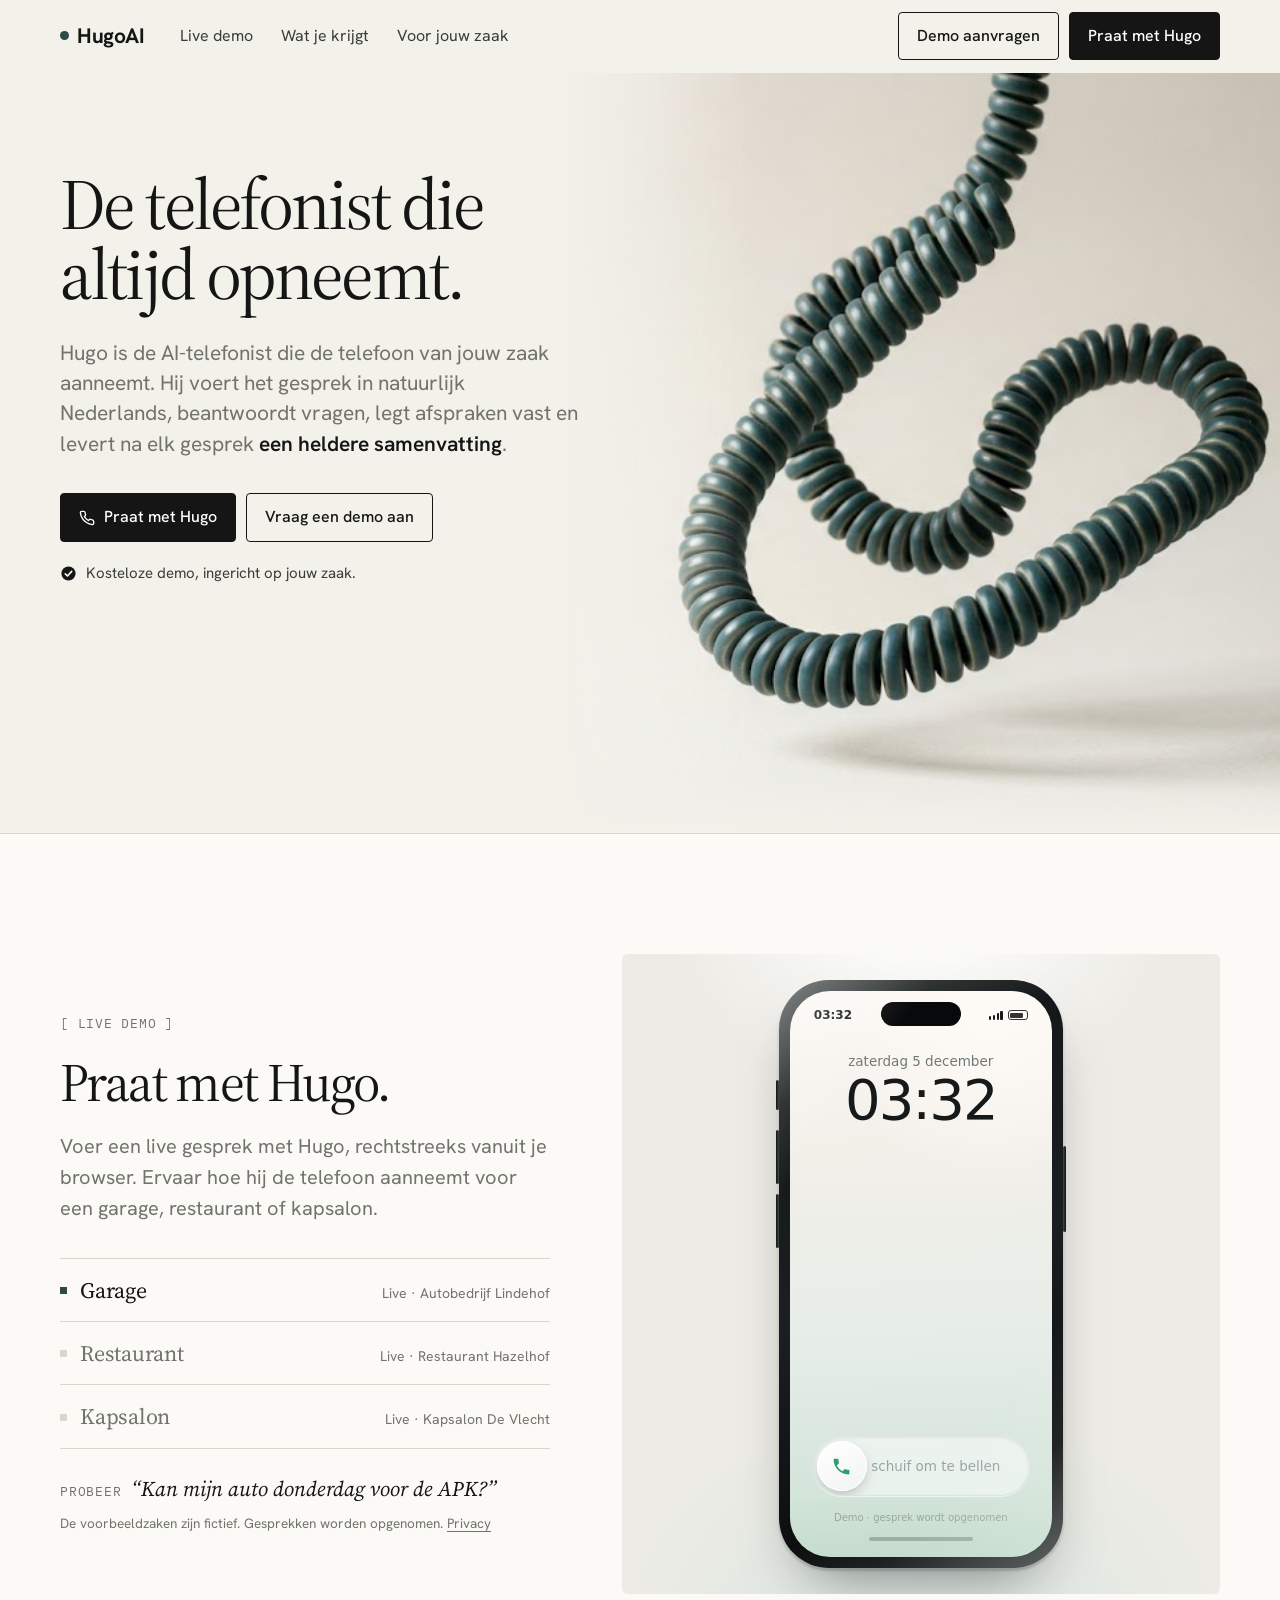
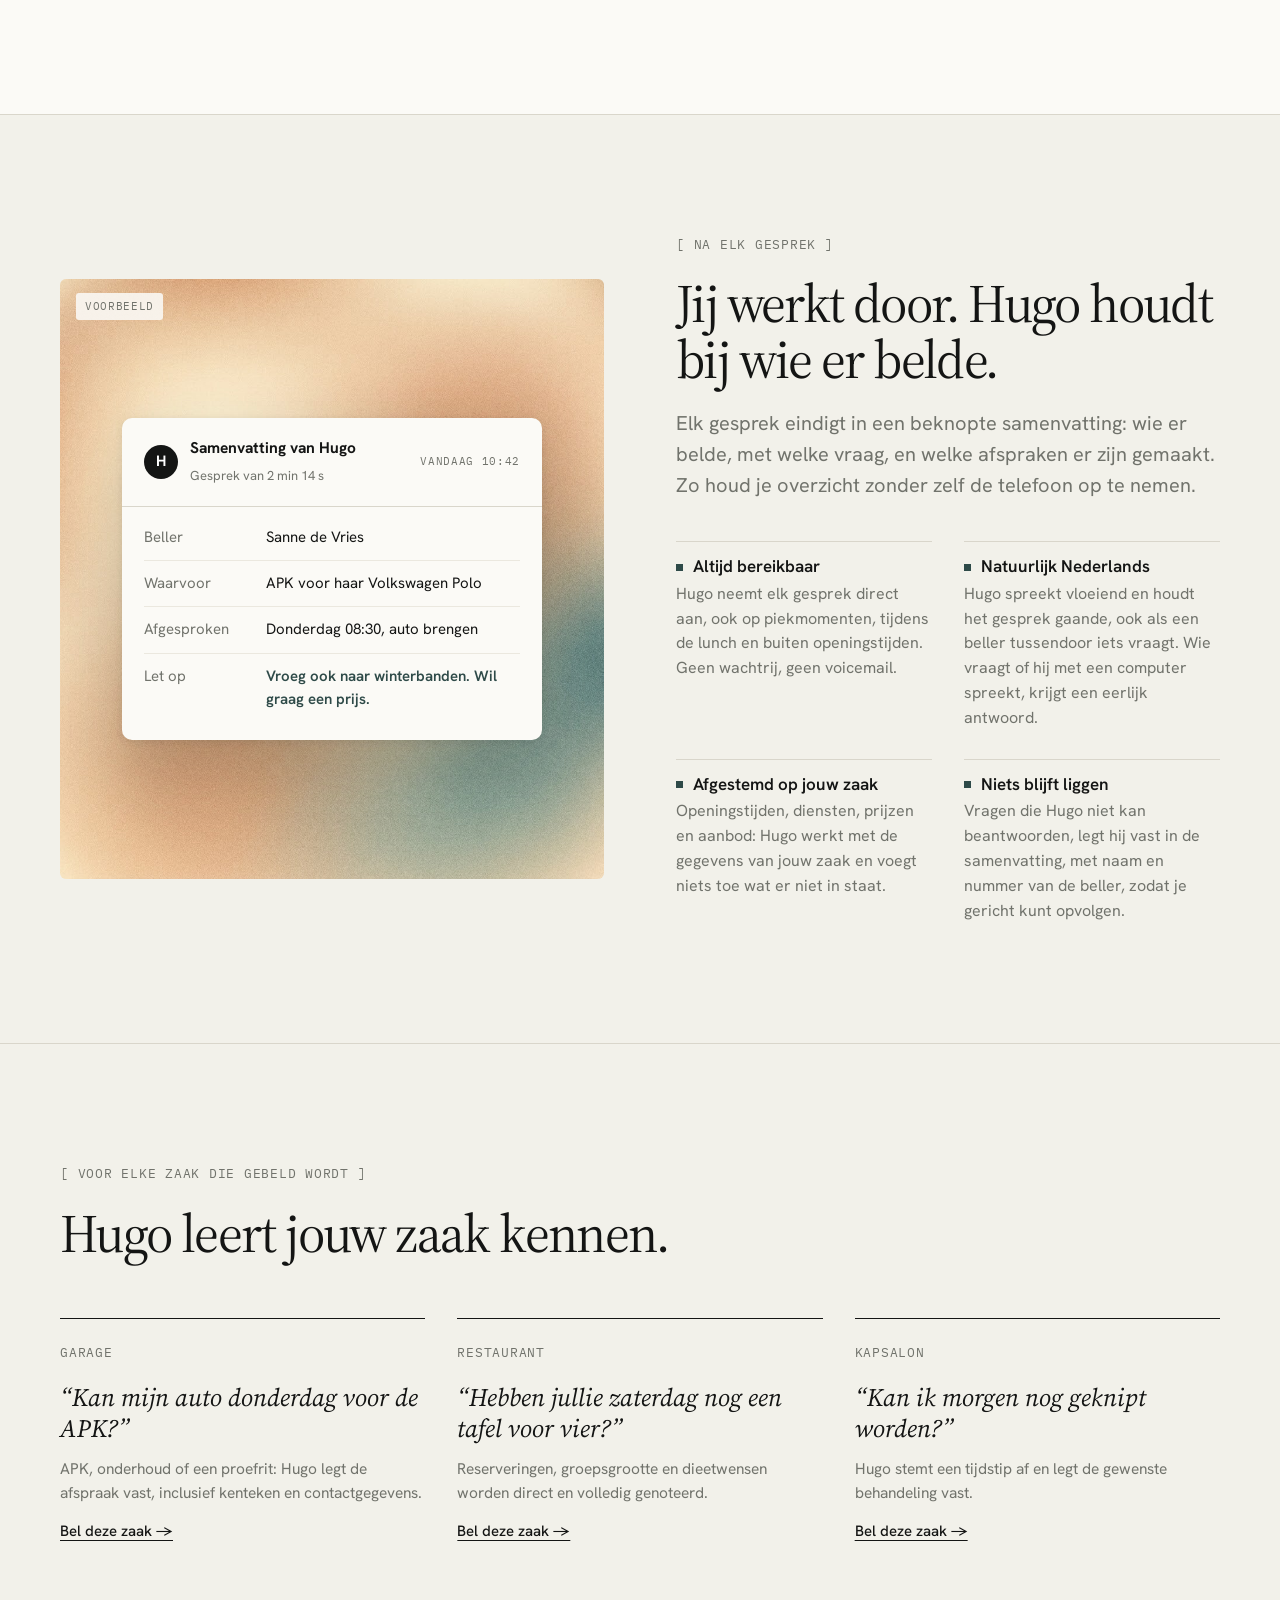
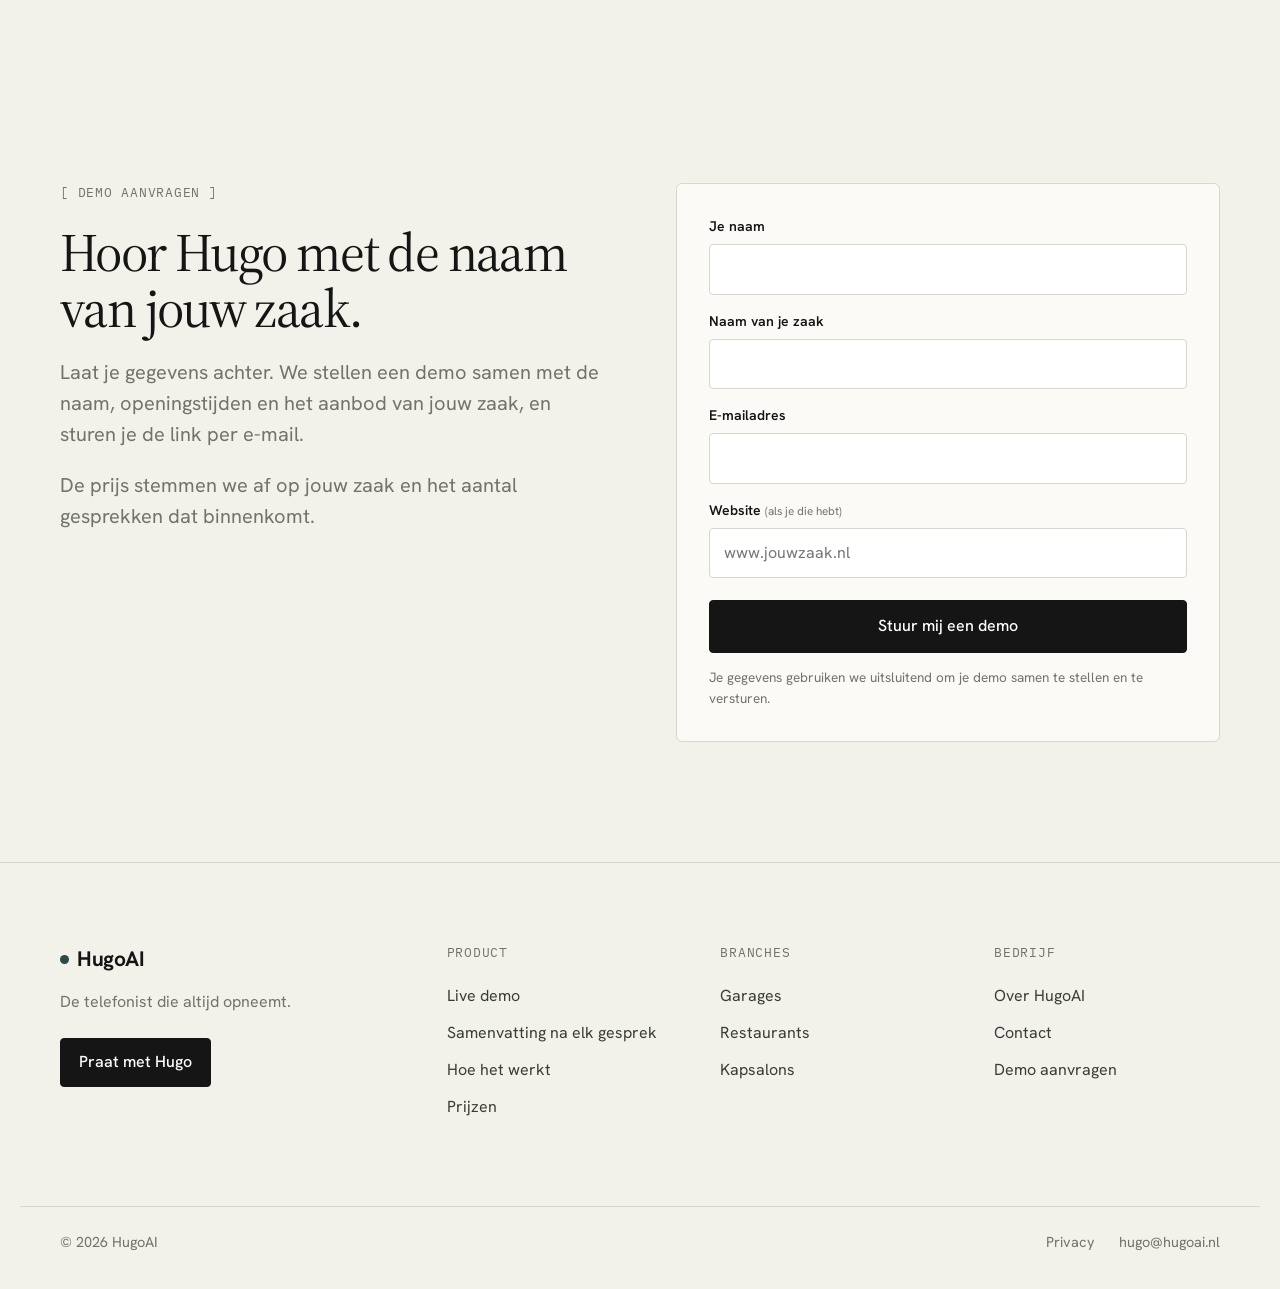
<file: index.html>
<!DOCTYPE html>
<html lang="nl">
<head>
<meta charset="UTF-8">
<meta name="viewport" content="width=device-width, initial-scale=1.0">
<title>HugoAI — De telefonist die altijd opneemt</title>
<meta name="description" content="Hugo neemt de telefoon op voor jouw zaak, praat gewoon Nederlands en laat na elk gesprek een samenvatting voor je achter.">
<meta name="theme-color" content="#f2f1ea">
<link rel="canonical" href="https://www.hugoai.nl/">
<link rel="icon" href="favicon.svg" type="image/svg+xml">
<link rel="icon" href="favicon-48.png" sizes="48x48" type="image/png">
<link rel="apple-touch-icon" href="apple-touch-icon.png">
<meta property="og:type" content="website">
<meta property="og:site_name" content="HugoAI">
<meta property="og:locale" content="nl_NL">
<meta property="og:url" content="https://www.hugoai.nl/">
<meta property="og:title" content="HugoAI — De telefonist die altijd opneemt">
<meta property="og:description" content="Hugo neemt de telefoon op voor jouw zaak, praat gewoon Nederlands en laat na elk gesprek een samenvatting voor je achter.">
<meta property="og:image" content="https://www.hugoai.nl/og-image.jpg">
<meta property="og:image:width" content="1200">
<meta property="og:image:height" content="630">
<meta property="og:image:alt" content="HugoAI — De telefonist die altijd opneemt.">
<meta name="twitter:card" content="summary_large_image">
<meta name="twitter:title" content="HugoAI — De telefonist die altijd opneemt">
<meta name="twitter:description" content="Hugo neemt de telefoon op voor jouw zaak, praat gewoon Nederlands en laat na elk gesprek een samenvatting voor je achter.">
<meta name="twitter:image" content="https://www.hugoai.nl/og-image.jpg">
<script type="application/ld+json">
{
  "@context": "https://schema.org",
  "@type": "Organization",
  "name": "HugoAI",
  "url": "https://www.hugoai.nl/",
  "logo": "https://www.hugoai.nl/apple-touch-icon.png",
  "description": "AI-telefonist voor het Nederlandse mkb: Hugo neemt de telefoon op en laat na elk gesprek een samenvatting achter.",
  "email": "hugo@hugoai.nl",
  "areaServed": "NL",
  "founder": {"@type": "Person", "name": "Hugo Jonas"}
}
</script>
<link rel="preconnect" href="https://fonts.googleapis.com">
<link rel="preconnect" href="https://fonts.gstatic.com" crossorigin>
<link href="https://fonts.googleapis.com/css2?family=Source+Serif+4:ital,opsz,wght@0,8..60,300..600;1,8..60,300..500&family=Hanken+Grotesk:wght@400;500;600;700&family=IBM+Plex+Mono:wght@400;500&display=swap" rel="stylesheet">
<link rel="stylesheet" href="stijl.css">
</head>
<body>

<header class="nav" id="nav">
  <div class="wrap">
    <a class="merk" href="#top"><i></i>HugoAI</a>
    <nav class="nav-links" aria-label="Hoofdmenu">
      <a href="#demo">Live demo</a>
      <a href="#samenvatting">Wat je krijgt</a>
      <a href="#zaken">Voor jouw zaak</a>
    </nav>
    <div class="nav-rechts">
      <a class="knop knop-rand" href="#aanvragen">Demo aanvragen</a>
      <a class="knop" href="#demo">Praat met Hugo</a>
    </div>
  </div>
</header>

<main id="top">

<!-- ============ hero ============ -->
<div class="hero">
  <img class="hero-beeld" src="kunstbeeld.png" alt="">
  <div class="wrap">
    <div class="hero-tekst">
      <h1>De telefonist die altijd opneemt.</h1>
      <p class="hero-sub">Hugo is de AI-telefonist die de telefoon van jouw zaak aanneemt. Hij voert het gesprek in natuurlijk Nederlands, beantwoordt vragen, legt afspraken vast en levert na elk gesprek <b>een heldere samenvatting</b>.</p>
      <div class="hero-knoppen">
        <a class="knop" href="#demo"><svg viewBox="0 0 24 24"><path d="M22 16.9v3a2 2 0 0 1-2.2 2 19.8 19.8 0 0 1-8.6-3.1 19.5 19.5 0 0 1-6-6A19.8 19.8 0 0 1 2.1 4.2 2 2 0 0 1 4.1 2h3a2 2 0 0 1 2 1.7c.1.9.4 1.8.7 2.7a2 2 0 0 1-.5 2.1L8 9.8a16 16 0 0 0 6 6l1.3-1.3a2 2 0 0 1 2.1-.4c.9.3 1.8.6 2.7.7a2 2 0 0 1 1.7 2z"/></svg>Praat met Hugo</a>
        <a class="knop knop-rand" href="#aanvragen">Vraag een demo aan</a>
      </div>
      <p class="vink"><svg viewBox="0 0 24 24"><circle cx="12" cy="12" r="10" fill="#141514"/><path d="M7.5 12.5l3 3 6-6.5" stroke="#fff" stroke-width="2.2" fill="none" stroke-linecap="round" stroke-linejoin="round"/></svg>Kosteloze demo, ingericht op jouw zaak.</p>
    </div>
  </div>
</div>

<!-- ============ live demo ============ -->
<section class="demo" id="demo">
  <div class="wrap demo-raster">
    <div class="kop in">
      <span class="mono">[ Live demo ]</span>
      <h2>Praat met Hugo.</h2>
      <p>Voer een live gesprek met Hugo, rechtstreeks vanuit je browser. Ervaar hoe hij de telefoon aanneemt voor een garage, restaurant of kapsalon.</p>
      <div class="kies" role="tablist" aria-label="Kies met wie je praat">
        <button class="keuze actief" type="button" role="tab" aria-selected="true" data-zaak="garage"><span>Garage</span><small>Live · Autobedrijf Lindehof</small></button>
        <button class="keuze" type="button" role="tab" aria-selected="false" data-zaak="restaurant"><span>Restaurant</span><small>Live · Restaurant Hazelhof</small></button>
        <button class="keuze" type="button" role="tab" aria-selected="false" data-zaak="kapsalon"><span>Kapsalon</span><small>Live · Kapsalon De Vlecht</small></button>
      </div>
      <p class="probeer-zin"><span class="mono">Probeer</span><em id="probeer">“Kan mijn auto donderdag voor de APK?”</em></p>
      <p class="verzonnen">De voorbeeldzaken zijn fictief. Gesprekken worden opgenomen. <a href="privacy.html#gesprek">Privacy</a></p>
    </div>

    <div class="podium in" id="podium">
      <div class="tel">
        <i class="tel-zij a"></i><i class="tel-zij b"></i><i class="tel-zij c"></i><i class="tel-zij d"></i>
        <div class="tel-scherm">
          <div class="tel-eiland"></div>
          <div class="tel-balk">
            <div id="balkKlok"></div>
            <div class="tel-rechts"><span class="tel-staaf"><i></i><i></i><i></i><i></i></span><span class="tel-accu"></span></div>
          </div>
          <div class="tel-lock" id="lock">
            <div class="tel-klok">
              <div class="tel-dag" id="dag"></div>
              <div class="tel-uur" id="uur"></div>
            </div>
            <div class="tel-onder">
              <p class="tel-melding" id="melding" role="status"></p>
              <div class="tel-spoor" id="spoor">
                <div class="tel-hint" id="hint">schuif om te bellen</div>
                <button class="tel-greep los" id="greep" type="button" aria-label="Bel Hugo"><svg viewBox="0 0 24 24"><path d="M6.6 10.8c1.4 2.8 3.8 5.1 6.6 6.6l2.2-2.2c.3-.3.7-.4 1-.2 1.2.4 2.4.6 3.6.6.6 0 1 .4 1 1V20c0 .6-.4 1-1 1C10.6 21 3 13.4 3 4c0-.6.4-1 1-1h3.5c.6 0 1 .4 1 1 0 1.3.2 2.5.6 3.6.1.4 0 .8-.2 1l-2.3 2.2z"/></svg></button>
              </div>
              <div class="tel-op">
                <button class="tel-rood" id="ophangen" type="button" aria-label="Ophangen"><svg viewBox="0 0 24 24"><path d="M6.6 10.8c1.4 2.8 3.8 5.1 6.6 6.6l2.2-2.2c.3-.3.7-.4 1-.2 1.2.4 2.4.6 3.6.6.6 0 1 .4 1 1V20c0 .6-.4 1-1 1C10.6 21 3 13.4 3 4c0-.6.4-1 1-1h3.5c.6 0 1 .4 1 1 0 1.3.2 2.5.6 3.6.1.4 0 .8-.2 1l-2.3 2.2z"/></svg></button>
                <span>Ophangen</span>
              </div>
              <div class="tel-noot">Demo · gesprek wordt opgenomen</div>
              <div class="tel-streep"></div>
            </div>
          </div>
        </div>
      </div>
    </div>
  </div>
</section>

<!-- ============ samenvatting ============ -->
<section class="samen" id="samenvatting">
  <div class="wrap samen-raster">
    <div class="podium in">
      <span class="podium-label mono">Voorbeeld</span>
      <div class="brief">
        <div class="brief-kop">
          <i>H</i>
          <div><strong>Samenvatting van Hugo</strong><small>Gesprek van 2 min 14 s</small></div>
          <span class="mono">Vandaag 10:42</span>
        </div>
        <dl>
          <div><dt>Beller</dt><dd>Sanne de Vries</dd></div>
          <div><dt>Waarvoor</dt><dd>APK voor haar Volkswagen Polo</dd></div>
          <div><dt>Afgesproken</dt><dd>Donderdag 08:30, auto brengen</dd></div>
          <div><dt>Let op</dt><dd class="let">Vroeg ook naar winterbanden. Wil graag een prijs.</dd></div>
        </dl>
      </div>
    </div>
    <div class="kop in">
      <span class="mono">[ Na elk gesprek ]</span>
      <h2>Jij werkt door. Hugo houdt bij wie er belde.</h2>
      <p>Elk gesprek eindigt in een beknopte samenvatting: wie er belde, met welke vraag, en welke afspraken er zijn gemaakt. Zo houd je overzicht zonder zelf de telefoon op te nemen.</p>
      <div class="punten">
        <div class="punt"><h3>Altijd bereikbaar</h3><p>Hugo neemt elk gesprek direct aan, ook op piekmomenten, tijdens de lunch en buiten openingstijden. Geen wachtrij, geen voicemail.</p></div>
        <div class="punt"><h3>Natuurlijk Nederlands</h3><p>Hugo spreekt vloeiend en houdt het gesprek gaande, ook als een beller tussendoor iets vraagt. Wie vraagt of hij met een computer spreekt, krijgt een eerlijk antwoord.</p></div>
        <div class="punt"><h3>Afgestemd op jouw zaak</h3><p>Openingstijden, diensten, prijzen en aanbod: Hugo werkt met de gegevens van jouw zaak en voegt niets toe wat er niet in staat.</p></div>
        <div class="punt"><h3>Niets blijft liggen</h3><p>Vragen die Hugo niet kan beantwoorden, legt hij vast in de samenvatting, met naam en nummer van de beller, zodat je gericht kunt opvolgen.</p></div>
      </div>
    </div>
  </div>
</section>

<!-- ============ zaken ============ -->
<section class="zaken" id="zaken">
  <div class="wrap">
    <div class="kop in">
      <span class="mono">[ Voor elke zaak die gebeld wordt ]</span>
      <h2>Hugo leert jouw zaak kennen.</h2>
    </div>
    <div class="zaken-rij">
      <div class="zaak in"><span class="mono">Garage</span><q>Kan mijn auto donderdag voor de APK?</q><p>APK, onderhoud of een proefrit: Hugo legt de afspraak vast, inclusief kenteken en contactgegevens.</p><a class="bel-zaak" href="#demo" data-zaak="garage">Bel deze zaak →</a></div>
      <div class="zaak in"><span class="mono">Restaurant</span><q>Hebben jullie zaterdag nog een tafel voor vier?</q><p>Reserveringen, groepsgrootte en dieetwensen worden direct en volledig genoteerd.</p><a class="bel-zaak" href="#demo" data-zaak="restaurant">Bel deze zaak →</a></div>
      <div class="zaak in"><span class="mono">Kapsalon</span><q>Kan ik morgen nog geknipt worden?</q><p>Hugo stemt een tijdstip af en legt de gewenste behandeling vast.</p><a class="bel-zaak" href="#demo" data-zaak="kapsalon">Bel deze zaak →</a></div>
    </div>
  </div>
</section>

<!-- ============ aanvragen ============ -->
<section id="aanvragen">
  <div class="wrap aanvraag-raster">
    <div class="kop in">
      <span class="mono">[ Demo aanvragen ]</span>
      <h2>Hoor Hugo met de naam van jouw zaak.</h2>
      <p>Laat je gegevens achter. We stellen een demo samen met de naam, openingstijden en het aanbod van jouw zaak, en sturen je de link per e-mail.</p>
      <p id="prijzen">De prijs stemmen we af op jouw zaak en het aantal gesprekken dat binnenkomt.</p>
    </div>
    <form class="form in" id="demoForm" novalidate>
      <div class="veld"><label for="f-naam">Je naam</label><input id="f-naam" name="naam" type="text" autocomplete="name" required></div>
      <div class="veld"><label for="f-zaak">Naam van je zaak</label><input id="f-zaak" name="zaak" type="text" autocomplete="organization" required></div>
      <div class="veld"><label for="f-email">E-mailadres</label><input id="f-email" name="email" type="email" autocomplete="email" required></div>
      <div class="veld"><label for="f-site">Website <small>(als je die hebt)</small></label><input id="f-site" name="website" type="text" inputmode="url" placeholder="www.jouwzaak.nl"></div>
      <input type="hidden" name="_subject" value="Nieuwe demo-aanvraag via hugoai.nl">
      <div class="hp" aria-hidden="true"><label>Laat leeg <input type="text" name="_gotcha" tabindex="-1" autocomplete="off"></label></div>
      <button class="knop" id="demoSubmit" type="submit">Stuur mij een demo</button>
      <p class="form-status" id="formStatus" role="status" aria-live="polite"></p>
      <p class="form-noot">Je gegevens gebruiken we uitsluitend om je demo samen te stellen en te versturen.</p>
    </form>
  </div>
</section>

</main>

<footer class="voet">
  <div class="wrap voet-raster">
    <div class="voet-merk">
      <a class="merk" href="#top"><i></i>HugoAI</a>
      <p>De telefonist die altijd opneemt.</p>
      <a class="knop" href="#demo">Praat met Hugo</a>
    </div>
    <nav class="voet-kolom" aria-label="Product">
      <p class="mono">Product</p>
      <a href="#demo">Live demo</a>
      <a href="#samenvatting">Samenvatting na elk gesprek</a>
      <a href="over.html#werkwijze">Hoe het werkt</a>
      <a href="#aanvragen">Prijzen</a>
    </nav>
    <nav class="voet-kolom" aria-label="Branches">
      <p class="mono">Branches</p>
      <a class="kies-zaak" href="#demo" data-zaak="garage">Garages</a>
      <a class="kies-zaak" href="#demo" data-zaak="restaurant">Restaurants</a>
      <a class="kies-zaak" href="#demo" data-zaak="kapsalon">Kapsalons</a>
    </nav>
    <nav class="voet-kolom" aria-label="Bedrijf">
      <p class="mono">Bedrijf</p>
      <a href="over.html">Over HugoAI</a>
      <a href="mailto:hugo@hugoai.nl">Contact</a>
      <a href="#aanvragen">Demo aanvragen</a>
    </nav>
  </div>
  <div class="wrap voet-onder">
    <span>© <span id="jaar">2026</span> HugoAI</span>
    <span class="voet-links"><a href="privacy.html">Privacy</a><a href="mailto:hugo@hugoai.nl">hugo@hugoai.nl</a></span>
  </div>
</footer>

<script>
(function(){
  // rand onder de navigatie zodra je scrolt
  var nav = document.getElementById("nav");
  addEventListener("scroll", function () { nav.classList.toggle("rand", scrollY > 8); }, { passive: true });

  // rustig scrollen naar een onderdeel als je op een knop of in het menu klikt
  var rustigScroll = window.matchMedia && matchMedia("(prefers-reduced-motion: reduce)").matches;
  var scrollNr = 0;
  function scrollNaar(y) {
    var nr = ++scrollNr, start = scrollY, d = y - start, t0 = null;
    var duur = Math.min(1500, Math.max(800, Math.abs(d) * 0.55));
    function stap(ts) {
      if (nr !== scrollNr) return;
      if (t0 === null) t0 = ts;
      var p = Math.min(1, (ts - t0) / duur);
      var e = p < .5 ? 4 * p * p * p : 1 - Math.pow(-2 * p + 2, 3) / 2;
      scrollTo(0, start + d * e);
      if (p < 1) requestAnimationFrame(stap);
    }
    requestAnimationFrame(stap);
  }
  ["wheel", "touchstart", "keydown"].forEach(function (ev) { addEventListener(ev, function () { scrollNr++; }, { passive: true }); });
  document.addEventListener("click", function (e) {
    var a = e.target.closest('a[href^="#"]');
    if (!a) return;
    var doel = document.querySelector(a.getAttribute("href"));
    if (!doel) return;
    e.preventDefault();
    var y = Math.max(0, doel.getBoundingClientRect().top + scrollY - nav.offsetHeight - 8);
    if (rustigScroll) scrollTo(0, y); else scrollNaar(y);
    history.replaceState(null, "", a.getAttribute("href"));
  });

  // rustig inschuiven
  var items = document.querySelectorAll(".in");
  if ("IntersectionObserver" in window) {
    var io = new IntersectionObserver(function (es) {
      es.forEach(function (e) { if (e.isIntersecting) { e.target.classList.add("zien"); io.unobserve(e.target); } });
    }, { threshold: 0.12 });
    items.forEach(function (el) { io.observe(el); });
  } else items.forEach(function (el) { el.classList.add("zien"); });

  // De telefoon in de demo. Elke zaak hier is een echte demo op de server.
  var ZAKEN = {
    garage: { kop: "Autobedrijf Lindehof", sector: "autobedrijf-lindehof_v3", probeer: "“Kan mijn auto donderdag voor de APK?”" },
    restaurant: { kop: "Restaurant Hazelhof", sector: "restaurant-hazelhof", probeer: "“Hebben jullie zaterdag nog een tafel voor vier?”" },
    kapsalon: { kop: "Kapsalon De Vlecht", sector: "kapsalon-de-vlecht", probeer: "“Kan ik morgen nog geknipt worden?”" }
  };
  var zaak = "garage";
  // Echte gesprekken lopen via de server die altijd aanstaat (in Nederland).
  var HUGO_SERVER = "demo.hugoai.nl";
  var echt = null;
  var lock = document.getElementById("lock"), melding = document.getElementById("melding");
  var spoor = document.getElementById("spoor"), greep = document.getElementById("greep"), hint = document.getElementById("hint");
  var stand = "rust";   // "rust", "verbinden", "aan" of "klaar"
  var sec = 0, klok = null, terug = null;
  var links = 4, sleepend = false, bewogen = false, startX = 0;

  function pad(n) { return String(n).padStart(2, "0"); }
  function toonTelefoon() {
    var d = new Date(), nu = pad(d.getHours()) + ":" + pad(d.getMinutes());
    document.getElementById("balkKlok").textContent = nu;
    document.getElementById("dag").textContent = stand === "rust" ? d.toLocaleDateString("nl-NL", { weekday: "long", day: "numeric", month: "long" })
      : stand === "verbinden" ? "verbinden…"
      : stand === "klaar" ? "gesprek beëindigd"
      : ZAKEN[zaak].kop;
    document.getElementById("uur").textContent = stand === "rust" ? nu : pad(Math.floor(sec / 60)) + ":" + pad(sec % 60);
    lock.className = "tel-lock" + (stand === "rust" ? "" : " " + stand);
  }
  function schuif(x) {
    var m = spoor.clientWidth - greep.offsetWidth - links;
    x = Math.max(links, Math.min(m, x));
    greep.style.left = x + "px";
    hint.style.opacity = String(1 - Math.min(1, (x - links) / (m - links) * 1.5));
  }
  function stopKlok() {
    if (klok) clearInterval(klok);
    klok = null;
    clearTimeout(terug);
  }
  function naarRust() {
    stand = "rust"; sec = 0;
    toonTelefoon();
    schuif(links);
  }
  function bel() {
    if (stand !== "rust") return;
    belEcht(ZAKEN[zaak].sector);
  }
  function ophangen() {
    stopEcht(); stopKlok();
    stand = "klaar";
    toonTelefoon();
    terug = setTimeout(naarRust, 2400);
  }
  function kies(z) {
    if (!ZAKEN[z]) return;
    zaak = z;
    stopEcht(); stopKlok();
    melding.textContent = "";
    naarRust();
    document.getElementById("probeer").textContent = ZAKEN[z].probeer;
    document.querySelectorAll(".keuze").forEach(function (k) {
      var aan = k.dataset.zaak === z;
      k.classList.toggle("actief", aan); k.setAttribute("aria-selected", aan ? "true" : "false");
    });
  }
  document.querySelectorAll(".keuze").forEach(function (k) { k.addEventListener("click", function () { kies(k.dataset.zaak); }); });
  document.querySelectorAll(".bel-zaak, .kies-zaak").forEach(function (a) { a.addEventListener("click", function () { kies(a.dataset.zaak); }); });
  var vanElders = /^#demo-([a-z]+)$/.exec(location.hash);
  if (vanElders && ZAKEN[vanElders[1]]) {
    kies(vanElders[1]);
    setTimeout(function () {
      var d = document.getElementById("demo");
      scrollTo(0, Math.max(0, d.getBoundingClientRect().top + scrollY - nav.offsetHeight - 8));
    }, 60);
  }
  document.getElementById("ophangen").addEventListener("click", ophangen);

  // Het schuifknopje. Klikken mag ook, voor wie niet doorheeft dat het schuift.
  function pak(e) {
    if (stand !== "rust") return;
    sleepend = true; bewogen = false;
    greep.classList.remove("los");
    startX = (e.touches ? e.touches[0].clientX : e.clientX) - parseFloat(greep.style.left || links);
    e.preventDefault();
  }
  function sleep(e) {
    if (!sleepend) return;
    bewogen = true;
    schuif((e.touches ? e.touches[0].clientX : e.clientX) - startX);
    e.preventDefault();
  }
  function laatLos() {
    if (!sleepend) return;
    sleepend = false;
    greep.classList.add("los");
    var m = spoor.clientWidth - greep.offsetWidth - links;
    if (!bewogen || parseFloat(greep.style.left || links) > m * 0.72) { schuif(m); bel(); }
    else schuif(links);
  }
  greep.addEventListener("mousedown", pak);
  addEventListener("mousemove", sleep);
  addEventListener("mouseup", laatLos);
  greep.addEventListener("touchstart", pak, { passive: false });
  greep.addEventListener("touchmove", sleep, { passive: false });
  greep.addEventListener("touchend", laatLos);
  greep.addEventListener("click", function (e) { if (e.detail === 0) { schuif(spoor.clientWidth); bel(); } });   // met het toetsenbord
  spoor.addEventListener("click", function (e) { if (e.target === spoor) { schuif(spoor.clientWidth); bel(); } });

  // ---- Echt gesprek: geluid heen en weer met de server (Int16, mono, 16 kHz), net als de demopagina ----
  function stopEcht() {
    if (!echt) return;
    var e = echt; echt = null;
    try { if (e.ws) e.ws.close(); } catch (x) {}
    if (e.proc) e.proc.disconnect();
    if (e.mic) e.mic.getTracks().forEach(function (t) { t.stop(); });
    if (e.ctx) { try { e.ctx.close(); } catch (x) {} }
  }
  function mislukt(tekst) {
    stopEcht(); stopKlok();
    naarRust();
    melding.textContent = tekst;
  }
  async function belEcht(sector) {
    var e = echt = { ws: null, ctx: null, mic: null, proc: null, volgende: 0, open: false };
    sec = 0; stand = "verbinden";
    melding.textContent = "";
    toonTelefoon();
    try {
      e.mic = await navigator.mediaDevices.getUserMedia({ audio: { sampleRate: 16000, channelCount: 1, echoCancellation: true, noiseSuppression: true } });
    } catch (x) { if (echt === e) mislukt("Geen toegang tot je microfoon. Geef toestemming in je browser en probeer het opnieuw."); return; }
    if (echt !== e) { e.mic.getTracks().forEach(function (t) { t.stop(); }); return; }
    try {
      e.ctx = new (window.AudioContext || window.webkitAudioContext)({ sampleRate: 16000 });
      if (e.ctx.state === "suspended") await e.ctx.resume();
    } catch (x) { mislukt("Je browser kon het geluid niet starten."); return; }
    try { e.ws = new WebSocket("wss://" + HUGO_SERVER + "/demo/browser/" + sector); }
    catch (x) { mislukt("Hugo is nu niet bereikbaar. Probeer het later nog eens."); return; }
    e.ws.binaryType = "arraybuffer";
    e.ws.onopen = function () {
      if (echt !== e) return;
      e.open = true;
      stand = "aan";
      toonTelefoon();
      klok = setInterval(function () { sec++; toonTelefoon(); }, 1000);
      var bron = e.ctx.createMediaStreamSource(e.mic);
      e.proc = e.ctx.createScriptProcessor(512, 1, 1);
      e.proc.onaudioprocess = function (ev) {
        if (!e.ws || e.ws.readyState !== WebSocket.OPEN) return;
        var f = ev.inputBuffer.getChannelData(0), i16 = new Int16Array(f.length);
        for (var i = 0; i < f.length; i++) {
          var v = Math.max(-1, Math.min(1, f[i]));
          i16[i] = v < 0 ? v * 32768 : v * 32767;
        }
        e.ws.send(i16.buffer);
      };
      bron.connect(e.proc);
      var stil = e.ctx.createGain(); stil.gain.value = 0;   // stil naar de uitgang, zodat het geluid blijft lopen
      e.proc.connect(stil); stil.connect(e.ctx.destination);
    };
    e.ws.onmessage = function (ev) {
      if (echt !== e || !(ev.data instanceof ArrayBuffer) || !ev.data.byteLength) return;
      var i16 = new Int16Array(ev.data), f = new Float32Array(i16.length);
      for (var i = 0; i < i16.length; i++) f[i] = i16[i] / 32768;
      var buf = e.ctx.createBuffer(1, f.length, 16000);
      buf.copyToChannel(f, 0);
      var src = e.ctx.createBufferSource();
      src.buffer = buf; src.connect(e.ctx.destination);
      var begin = Math.max(e.ctx.currentTime + 0.05, e.volgende);
      src.start(begin);
      e.volgende = begin + f.length / 16000;
    };
    e.ws.onerror = function () { if (echt === e && !e.open) mislukt("Hugo is nu niet bereikbaar. Probeer het later nog eens."); };
    e.ws.onclose = function (ev) {
      if (echt !== e) return;
      if (!e.open) { mislukt(ev && ev.code === 1013 ? "De demo is even bezet. Probeer het over een paar minuten nog eens." : "Hugo is nu niet bereikbaar. Probeer het later nog eens."); return; }
      // Hugo hing zelf op: laat zijn laatste woorden nog uitspelen
      var rest = Math.max(0, (e.volgende - e.ctx.currentTime) * 1000);
      setTimeout(function () { if (echt === e) ophangen(); }, rest + 300);
    };
  }
  toonTelefoon();
  schuif(links);
  setInterval(function () { if (stand === "rust") toonTelefoon(); }, 20000);

  // formulier naar Formspree
  var FORM_ENDPOINT = "https://formspree.io/f/xrewjzvl";
  var form = document.getElementById("demoForm");
  var st = document.getElementById("formStatus");
  var btn = document.getElementById("demoSubmit");
  form.addEventListener("submit", function (e) {
    e.preventDefault();
    st.className = "form-status";
    if (form.elements._gotcha.value) return;
    if (!form.checkValidity()) { st.textContent = "Vul je naam, de naam van je zaak en een geldig e-mailadres in."; st.classList.add("err"); return; }
    var voornaam = (form.elements.naam.value || "").trim().split(/\s+/)[0];
    btn.disabled = true; var oud = btn.textContent; btn.textContent = "Versturen…";
    fetch(FORM_ENDPOINT, { method: "POST", headers: { "Accept": "application/json" }, body: new FormData(form) })
      .then(function (r) {
        if (r.ok) { form.reset(); st.textContent = (voornaam ? "Bedankt " + voornaam + "! " : "Bedankt! ") + "We maken je demo en mailen je de link."; st.classList.add("ok"); }
        else { st.textContent = "Er ging iets mis. Probeer het later opnieuw of mail naar hugo@hugoai.nl."; st.classList.add("err"); }
      })
      .catch(function () { st.textContent = "Geen verbinding. Probeer het later opnieuw of mail naar hugo@hugoai.nl."; st.classList.add("err"); })
      .finally(function () { btn.disabled = false; btn.textContent = oud; });
  });

  document.getElementById("jaar").textContent = new Date().getFullYear();
})();
</script>
<script>
/* Bezoek tellen zonder cookies: een seintje naar onze eigen server in Nederland (zie privacy.html, blok 04). */
(function () {
  try {
    if (!/^(www\.)?hugoai\.nl$/.test(location.hostname)) return;
    /* Hugo's eigen apparaten tellen niet mee: één keer ?niet-tellen openen (terugdraaien met ?wel-tellen). */
    try {
      if (/[?&]niet-tellen\b/.test(location.search)) {
        localStorage.setItem("hugoai-niet-tellen", "1");
        alert("Dit apparaat telt vanaf nu niet meer mee in het overzicht.");
      } else if (/[?&]wel-tellen\b/.test(location.search)) {
        localStorage.removeItem("hugoai-niet-tellen");
        alert("Dit apparaat telt weer mee in het overzicht.");
      }
      if (localStorage.getItem("hugoai-niet-tellen")) return;
    } catch (e) {}
    var bron = "";
    try { bron = document.referrer ? new URL(document.referrer).hostname : ""; } catch (e) {}
    var u = "https://demo.hugoai.nl/tel?h=" + encodeURIComponent(location.hostname) +
      "&p=" + encodeURIComponent(location.pathname + location.hash) +
      "&r=" + encodeURIComponent(bron) + "&w=" + (screen.width || 0);
    if (navigator.sendBeacon) navigator.sendBeacon(u); else new Image().src = u;
  } catch (e) {}
})();
</script>
</body>
</html>
</file>
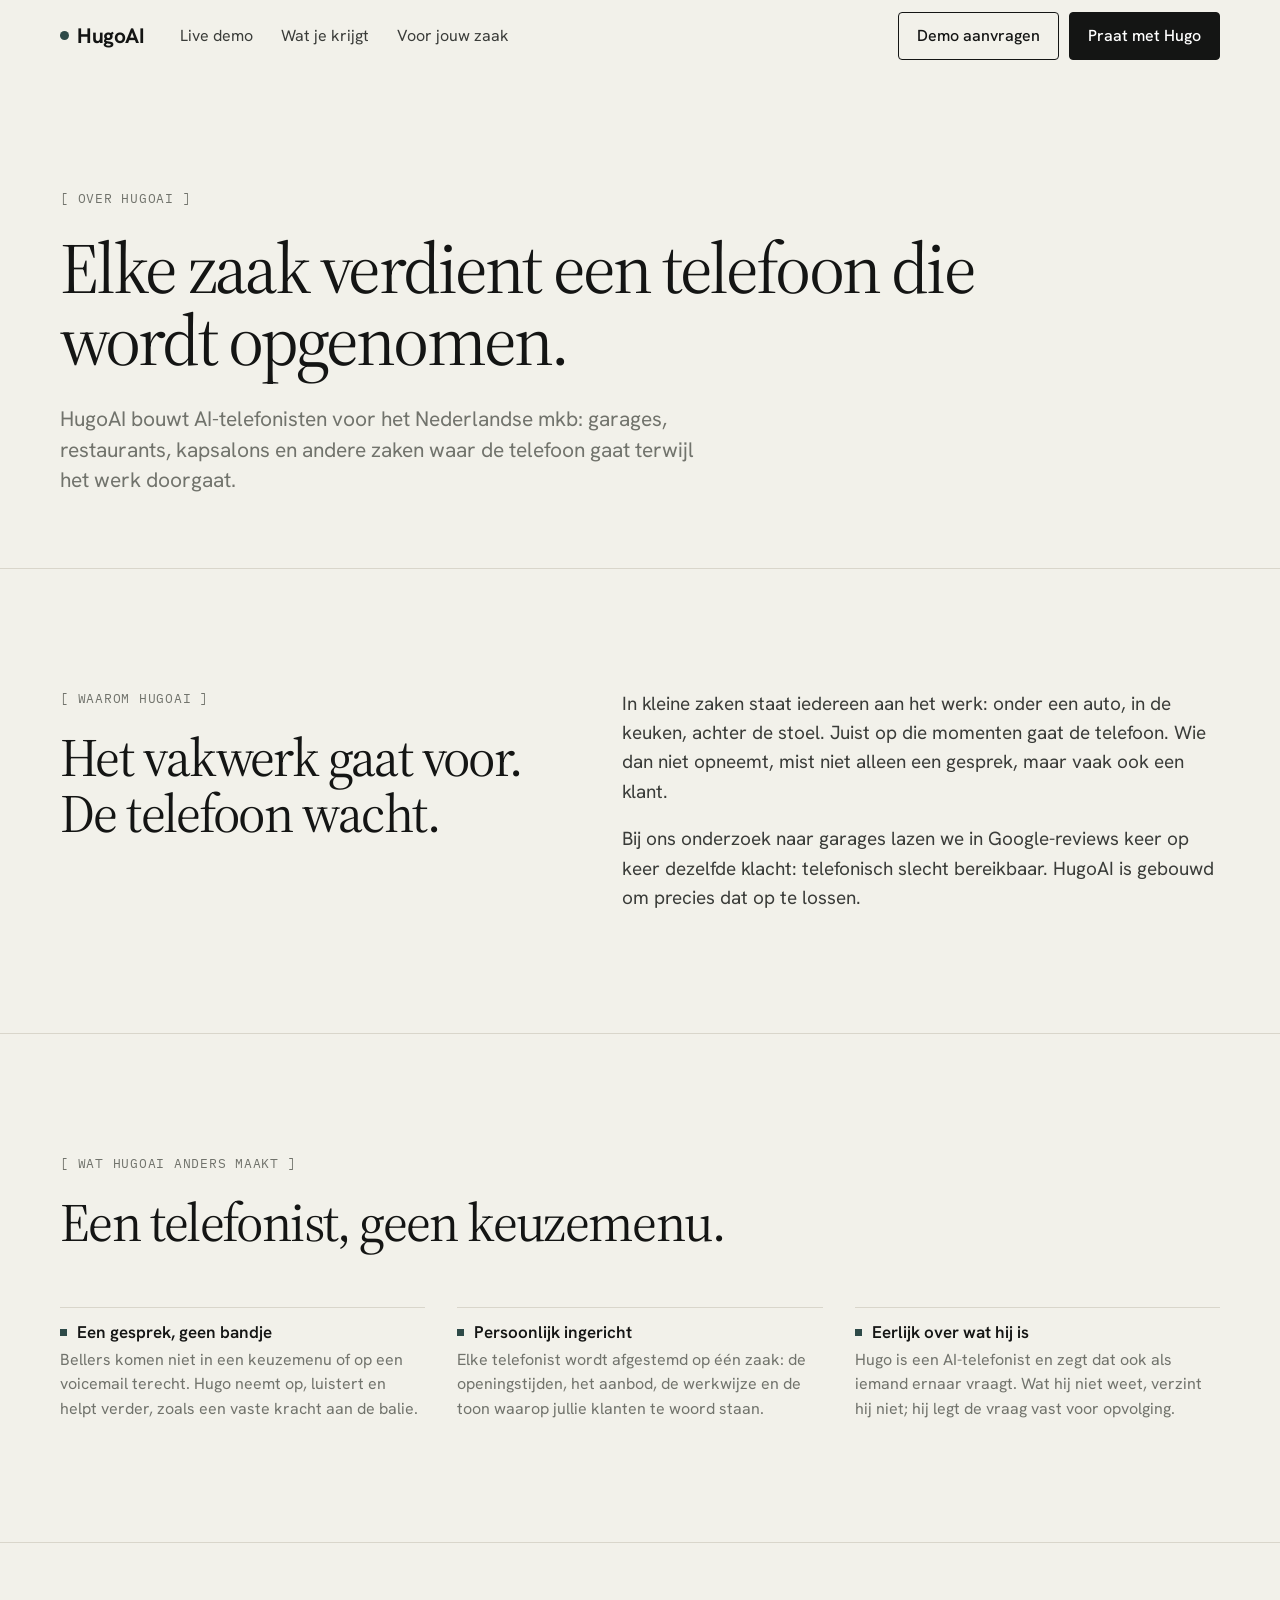
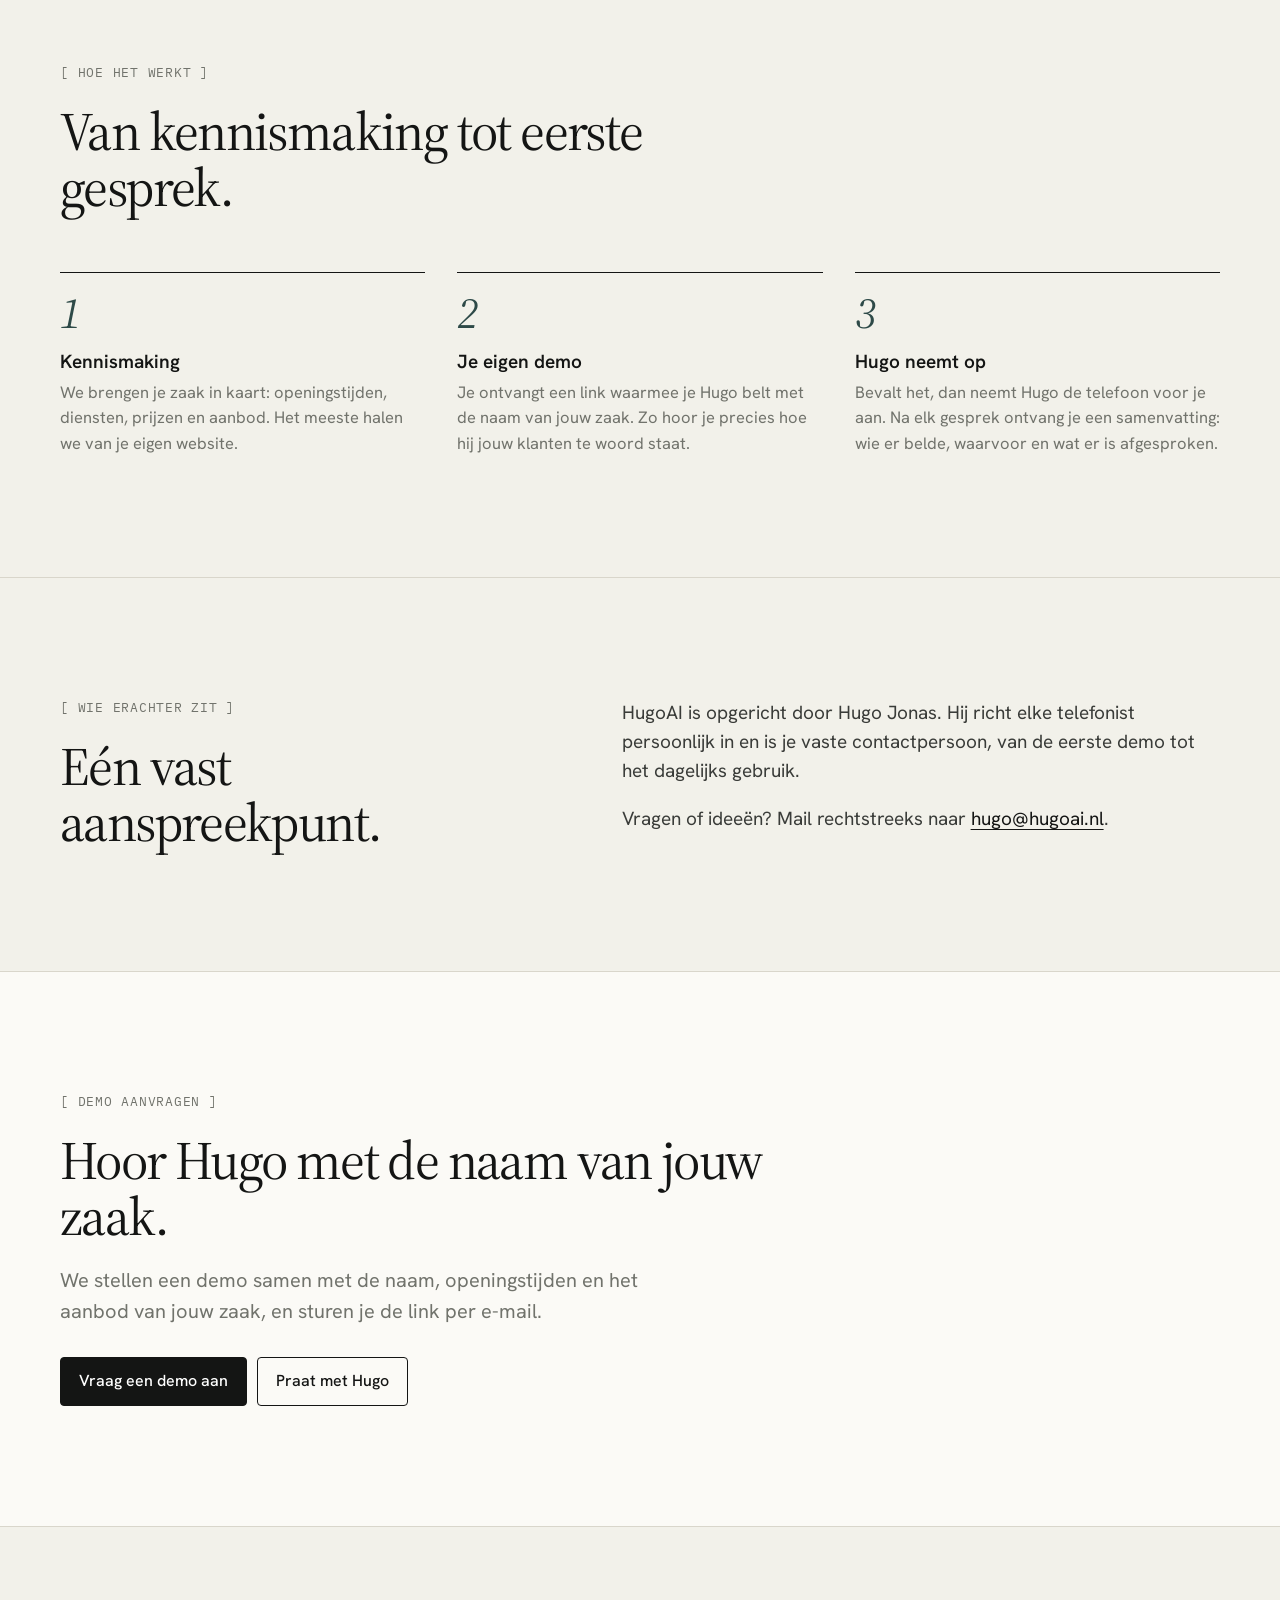
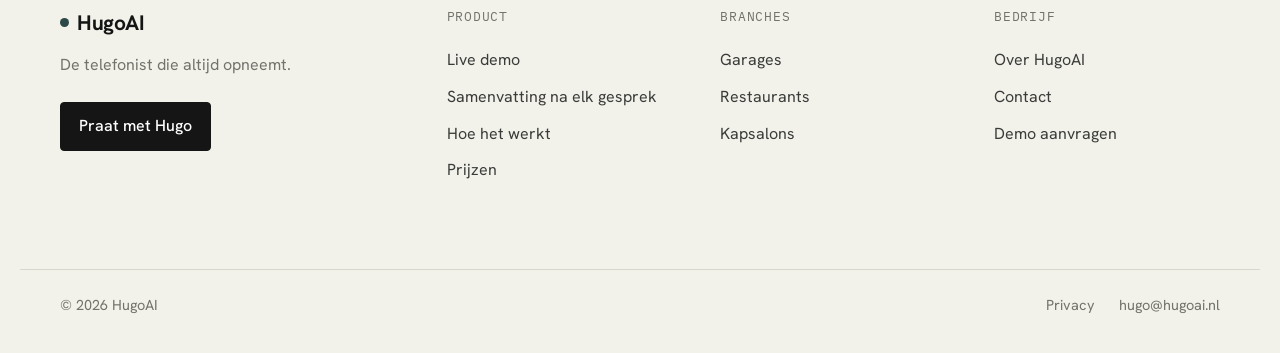
<file: over.html>
<!DOCTYPE html>
<html lang="nl">
<head>
<meta charset="UTF-8">
<meta name="viewport" content="width=device-width, initial-scale=1.0">
<title>Over HugoAI — De telefonist die altijd opneemt</title>
<meta name="description" content="HugoAI bouwt AI-telefonisten voor het Nederlandse mkb. Persoonlijk ingericht per zaak, met na elk gesprek een heldere samenvatting.">
<meta name="theme-color" content="#f2f1ea">
<link rel="canonical" href="https://www.hugoai.nl/over.html">
<link rel="icon" href="favicon.svg" type="image/svg+xml">
<link rel="icon" href="favicon-48.png" sizes="48x48" type="image/png">
<link rel="apple-touch-icon" href="apple-touch-icon.png">
<meta property="og:type" content="website">
<meta property="og:site_name" content="HugoAI">
<meta property="og:locale" content="nl_NL">
<meta property="og:url" content="https://www.hugoai.nl/over.html">
<meta property="og:title" content="Over HugoAI — De telefonist die altijd opneemt">
<meta property="og:description" content="HugoAI bouwt AI-telefonisten voor het Nederlandse mkb. Persoonlijk ingericht per zaak, met na elk gesprek een heldere samenvatting.">
<meta property="og:image" content="https://www.hugoai.nl/og-image.jpg">
<meta property="og:image:width" content="1200">
<meta property="og:image:height" content="630">
<meta property="og:image:alt" content="HugoAI — De telefonist die altijd opneemt.">
<meta name="twitter:card" content="summary_large_image">
<meta name="twitter:title" content="Over HugoAI — De telefonist die altijd opneemt">
<meta name="twitter:description" content="HugoAI bouwt AI-telefonisten voor het Nederlandse mkb. Persoonlijk ingericht per zaak, met na elk gesprek een heldere samenvatting.">
<meta name="twitter:image" content="https://www.hugoai.nl/og-image.jpg">
<link rel="preconnect" href="https://fonts.googleapis.com">
<link rel="preconnect" href="https://fonts.gstatic.com" crossorigin>
<link href="https://fonts.googleapis.com/css2?family=Source+Serif+4:ital,opsz,wght@0,8..60,300..600;1,8..60,300..500&family=Hanken+Grotesk:wght@400;500;600;700&family=IBM+Plex+Mono:wght@400;500&display=swap" rel="stylesheet">
<link rel="stylesheet" href="stijl.css">
<style>
.over-hero{padding:110px 0 72px}
.over-hero h1{font-size:clamp(44px,5.6vw,84px);line-height:1;letter-spacing:-.04em;max-width:13em}
.over-hero .lede{margin-top:28px;font-size:21px;line-height:1.45;color:var(--soft);max-width:640px}
.twee{display:grid;grid-template-columns:.9fr 1.1fr;gap:72px;align-items:start}
.lopend p{font-size:19px;color:var(--ink-2);max-width:620px}
.lopend p + p{margin-top:18px}
.lopend a{color:var(--ink);text-underline-offset:4px}
.stappen{display:grid;grid-template-columns:repeat(3,1fr);gap:32px;margin-top:56px}
.stap{border-top:1px solid var(--ink);padding-top:18px}
.stap .nr{font-family:'Source Serif 4',serif;font-style:italic;font-size:44px;line-height:1;color:var(--petrol)}
.stap h3{font-family:'Hanken Grotesk',sans-serif;font-weight:600;font-size:19px;letter-spacing:0;color:var(--ink);margin:16px 0 8px}
.stap p{font-size:16.5px;color:var(--soft)}
.anders{border-top:1px solid var(--line)}
.anders .punten{grid-template-columns:repeat(3,1fr);margin-top:56px}
.slot{background:var(--card);border-top:1px solid var(--line)}
.slot .hero-knoppen{margin-top:30px}
@media (max-width:1060px){
  .twee{grid-template-columns:1fr;gap:32px}
  .stappen,.anders .punten{grid-template-columns:1fr}
}
@media (max-width:720px){
  .over-hero{padding:56px 0 48px}
  .over-hero .lede{font-size:18px}
}
</style>
</head>
<body>

<header class="nav" id="nav">
  <div class="wrap">
    <a class="merk" href="index.html"><i></i>HugoAI</a>
    <nav class="nav-links" aria-label="Hoofdmenu">
      <a href="index.html#demo">Live demo</a>
      <a href="index.html#samenvatting">Wat je krijgt</a>
      <a href="index.html#zaken">Voor jouw zaak</a>
    </nav>
    <div class="nav-rechts">
      <a class="knop knop-rand" href="index.html#aanvragen">Demo aanvragen</a>
      <a class="knop" href="index.html#demo">Praat met Hugo</a>
    </div>
  </div>
</header>

<main id="top">

<div class="over-hero">
  <div class="wrap">
    <span class="mono">[ Over HugoAI ]</span>
    <h1 style="margin-top:22px">Elke zaak verdient een telefoon die wordt opgenomen.</h1>
    <p class="lede">HugoAI bouwt AI-telefonisten voor het Nederlandse mkb: garages, restaurants, kapsalons en andere zaken waar de telefoon gaat terwijl het werk doorgaat.</p>
  </div>
</div>

<section style="border-top:1px solid var(--line)">
  <div class="wrap twee">
    <div class="kop in"><span class="mono">[ Waarom HugoAI ]</span><h2>Het vakwerk gaat voor. De telefoon wacht.</h2></div>
    <div class="lopend in">
      <p>In kleine zaken staat iedereen aan het werk: onder een auto, in de keuken, achter de stoel. Juist op die momenten gaat de telefoon. Wie dan niet opneemt, mist niet alleen een gesprek, maar vaak ook een klant.</p>
      <p>Bij ons onderzoek naar garages lazen we in Google-reviews keer op keer dezelfde klacht: telefonisch slecht bereikbaar. HugoAI is gebouwd om precies dat op te lossen.</p>
    </div>
  </div>
</section>

<section class="anders">
  <div class="wrap">
    <div class="kop in"><span class="mono">[ Wat HugoAI anders maakt ]</span><h2>Een telefonist, geen keuzemenu.</h2></div>
    <div class="punten">
      <div class="punt in"><h3>Een gesprek, geen bandje</h3><p>Bellers komen niet in een keuzemenu of op een voicemail terecht. Hugo neemt op, luistert en helpt verder, zoals een vaste kracht aan de balie.</p></div>
      <div class="punt in"><h3>Persoonlijk ingericht</h3><p>Elke telefonist wordt afgestemd op één zaak: de openingstijden, het aanbod, de werkwijze en de toon waarop jullie klanten te woord staan.</p></div>
      <div class="punt in"><h3>Eerlijk over wat hij is</h3><p>Hugo is een AI-telefonist en zegt dat ook als iemand ernaar vraagt. Wat hij niet weet, verzint hij niet; hij legt de vraag vast voor opvolging.</p></div>
    </div>
  </div>
</section>

<section id="werkwijze" style="border-top:1px solid var(--line)">
  <div class="wrap">
    <div class="kop in"><span class="mono">[ Hoe het werkt ]</span><h2>Van kennismaking tot eerste gesprek.</h2></div>
    <div class="stappen">
      <div class="stap in"><span class="nr">1</span><h3>Kennismaking</h3><p>We brengen je zaak in kaart: openingstijden, diensten, prijzen en aanbod. Het meeste halen we van je eigen website.</p></div>
      <div class="stap in"><span class="nr">2</span><h3>Je eigen demo</h3><p>Je ontvangt een link waarmee je Hugo belt met de naam van jouw zaak. Zo hoor je precies hoe hij jouw klanten te woord staat.</p></div>
      <div class="stap in"><span class="nr">3</span><h3>Hugo neemt op</h3><p>Bevalt het, dan neemt Hugo de telefoon voor je aan. Na elk gesprek ontvang je een samenvatting: wie er belde, waarvoor en wat er is afgesproken.</p></div>
    </div>
  </div>
</section>

<section style="border-top:1px solid var(--line)">
  <div class="wrap twee">
    <div class="kop in"><span class="mono">[ Wie erachter zit ]</span><h2>Eén vast aanspreekpunt.</h2></div>
    <div class="lopend in">
      <p>HugoAI is opgericht door Hugo Jonas. Hij richt elke telefonist persoonlijk in en is je vaste contactpersoon, van de eerste demo tot het dagelijks gebruik.</p>
      <p>Vragen of ideeën? Mail rechtstreeks naar <a href="mailto:hugo@hugoai.nl">hugo@hugoai.nl</a>.</p>
    </div>
  </div>
</section>

<section class="slot">
  <div class="wrap">
    <div class="kop in">
      <span class="mono">[ Demo aanvragen ]</span>
      <h2>Hoor Hugo met de naam van jouw zaak.</h2>
      <p>We stellen een demo samen met de naam, openingstijden en het aanbod van jouw zaak, en sturen je de link per e-mail.</p>
      <div class="hero-knoppen">
        <a class="knop" href="index.html#aanvragen">Vraag een demo aan</a>
        <a class="knop knop-rand" href="index.html#demo">Praat met Hugo</a>
      </div>
    </div>
  </div>
</section>

</main>

<footer class="voet">
  <div class="wrap voet-raster">
    <div class="voet-merk">
      <a class="merk" href="index.html"><i></i>HugoAI</a>
      <p>De telefonist die altijd opneemt.</p>
      <a class="knop" href="index.html#demo">Praat met Hugo</a>
    </div>
    <nav class="voet-kolom" aria-label="Product">
      <p class="mono">Product</p>
      <a href="index.html#demo">Live demo</a>
      <a href="index.html#samenvatting">Samenvatting na elk gesprek</a>
      <a href="#werkwijze">Hoe het werkt</a>
      <a href="index.html#aanvragen">Prijzen</a>
    </nav>
    <nav class="voet-kolom" aria-label="Branches">
      <p class="mono">Branches</p>
      <a href="index.html#demo-garage">Garages</a>
      <a href="index.html#demo-restaurant">Restaurants</a>
      <a href="index.html#demo-kapsalon">Kapsalons</a>
    </nav>
    <nav class="voet-kolom" aria-label="Bedrijf">
      <p class="mono">Bedrijf</p>
      <a href="over.html">Over HugoAI</a>
      <a href="mailto:hugo@hugoai.nl">Contact</a>
      <a href="index.html#aanvragen">Demo aanvragen</a>
    </nav>
  </div>
  <div class="wrap voet-onder">
    <span>© <span id="jaar">2026</span> HugoAI</span>
    <span class="voet-links"><a href="privacy.html">Privacy</a><a href="mailto:hugo@hugoai.nl">hugo@hugoai.nl</a></span>
  </div>
</footer>

<script>
(function(){
  var nav = document.getElementById("nav");
  addEventListener("scroll", function () { nav.classList.toggle("rand", scrollY > 8); }, { passive: true });

  // rustig scrollen binnen deze pagina
  var rustig = window.matchMedia && matchMedia("(prefers-reduced-motion: reduce)").matches;
  var nr = 0;
  ["wheel", "touchstart", "keydown"].forEach(function (ev) { addEventListener(ev, function () { nr++; }, { passive: true }); });
  document.addEventListener("click", function (e) {
    var a = e.target.closest('a[href^="#"]');
    if (!a) return;
    var doel = document.querySelector(a.getAttribute("href"));
    if (!doel) return;
    e.preventDefault();
    var y = Math.max(0, doel.getBoundingClientRect().top + scrollY - nav.offsetHeight - 8);
    if (rustig) { scrollTo(0, y); return; }
    var mijn = ++nr, start = scrollY, d = y - start, t0 = null, duur = Math.min(1500, Math.max(800, Math.abs(d) * 0.55));
    requestAnimationFrame(function stap(ts) {
      if (mijn !== nr) return;
      if (t0 === null) t0 = ts;
      var p = Math.min(1, (ts - t0) / duur), k = p < .5 ? 4 * p * p * p : 1 - Math.pow(-2 * p + 2, 3) / 2;
      scrollTo(0, start + d * k);
      if (p < 1) requestAnimationFrame(stap);
    });
  });

  var items = document.querySelectorAll(".in");
  if ("IntersectionObserver" in window) {
    var io = new IntersectionObserver(function (es) {
      es.forEach(function (e) { if (e.isIntersecting) { e.target.classList.add("zien"); io.unobserve(e.target); } });
    }, { threshold: 0.12 });
    items.forEach(function (el) { io.observe(el); });
  } else items.forEach(function (el) { el.classList.add("zien"); });

  document.getElementById("jaar").textContent = new Date().getFullYear();
})();
</script>
<script>
/* Bezoek tellen zonder cookies: een seintje naar onze eigen server in Nederland (zie privacy.html, blok 04). */
(function () {
  try {
    if (!/^(www\.)?hugoai\.nl$/.test(location.hostname)) return;
    /* Hugo's eigen apparaten tellen niet mee: één keer ?niet-tellen openen (terugdraaien met ?wel-tellen). */
    try {
      if (/[?&]niet-tellen\b/.test(location.search)) {
        localStorage.setItem("hugoai-niet-tellen", "1");
        alert("Dit apparaat telt vanaf nu niet meer mee in het overzicht.");
      } else if (/[?&]wel-tellen\b/.test(location.search)) {
        localStorage.removeItem("hugoai-niet-tellen");
        alert("Dit apparaat telt weer mee in het overzicht.");
      }
      if (localStorage.getItem("hugoai-niet-tellen")) return;
    } catch (e) {}
    var bron = "";
    try { bron = document.referrer ? new URL(document.referrer).hostname : ""; } catch (e) {}
    var u = "https://demo.hugoai.nl/tel?h=" + encodeURIComponent(location.hostname) +
      "&p=" + encodeURIComponent(location.pathname + location.hash) +
      "&r=" + encodeURIComponent(bron) + "&w=" + (screen.width || 0);
    if (navigator.sendBeacon) navigator.sendBeacon(u); else new Image().src = u;
  } catch (e) {}
})();
</script>
</body>
</html>
</file>
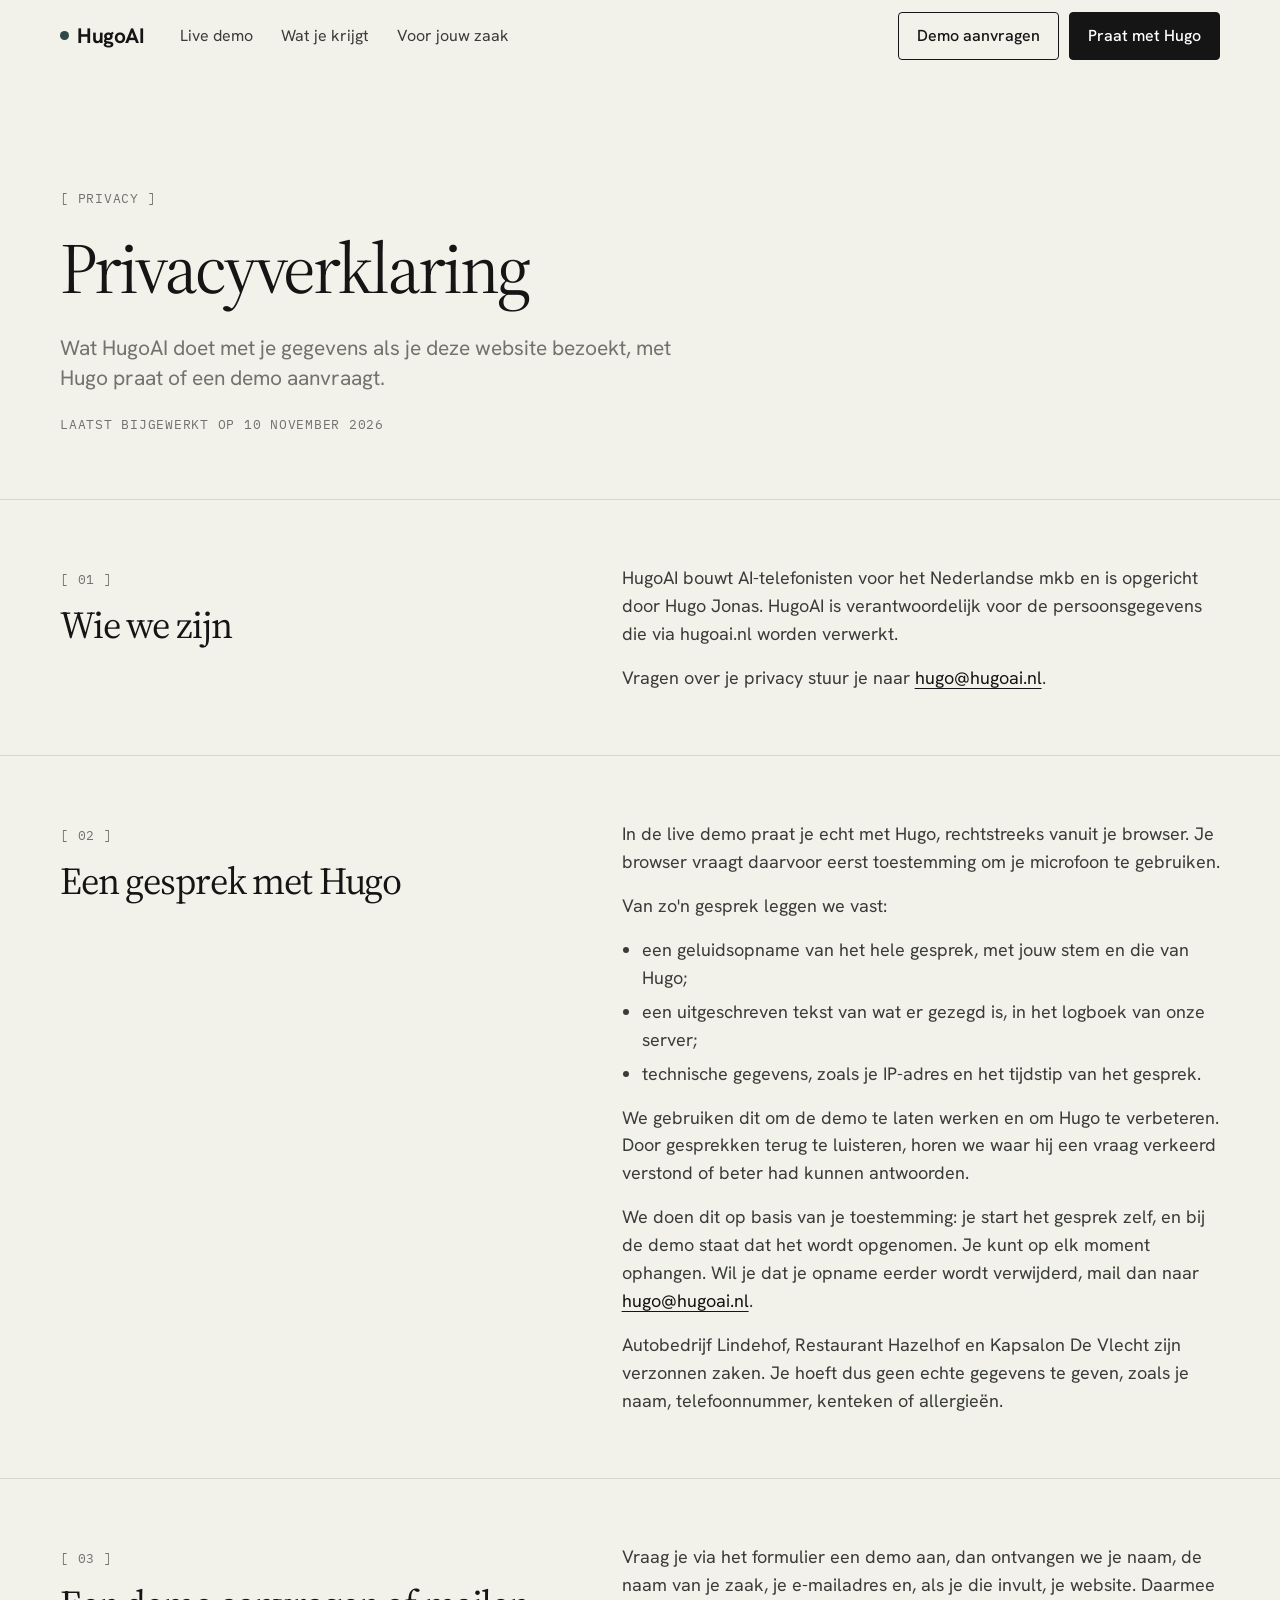
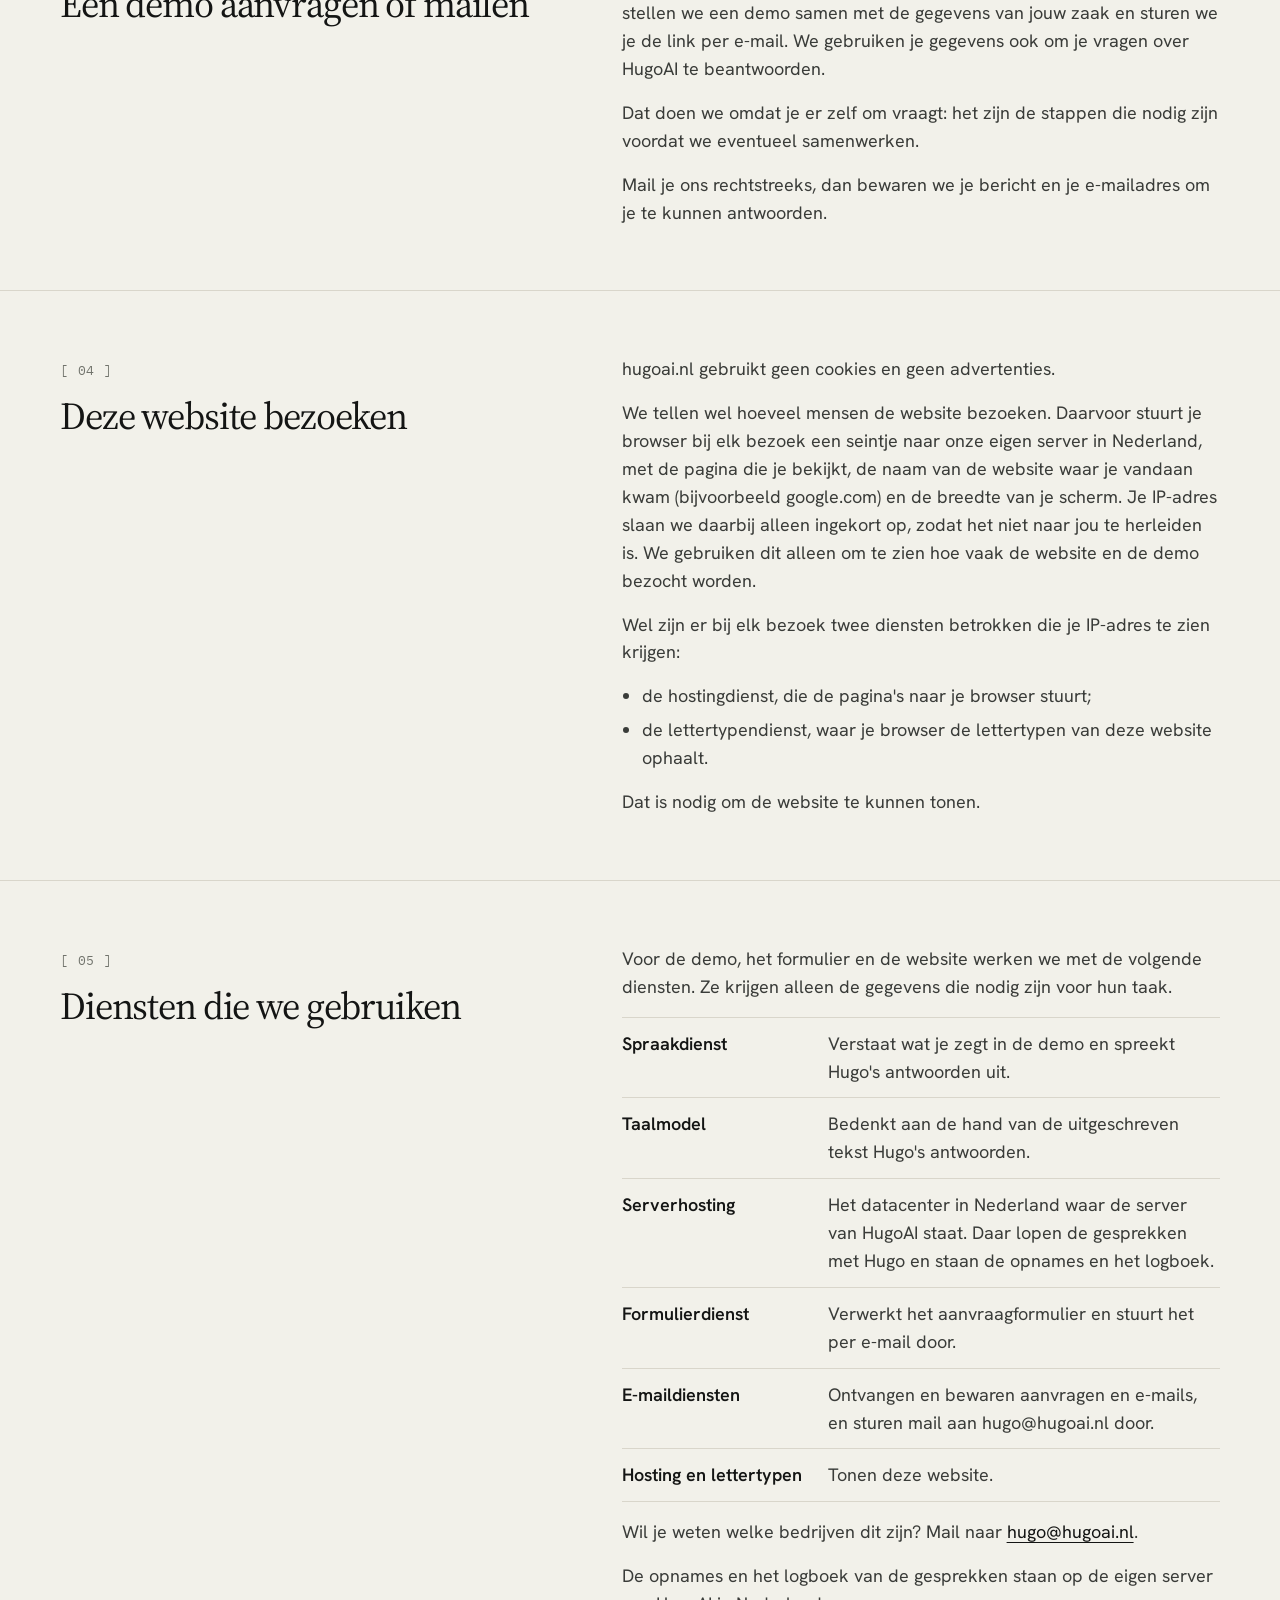
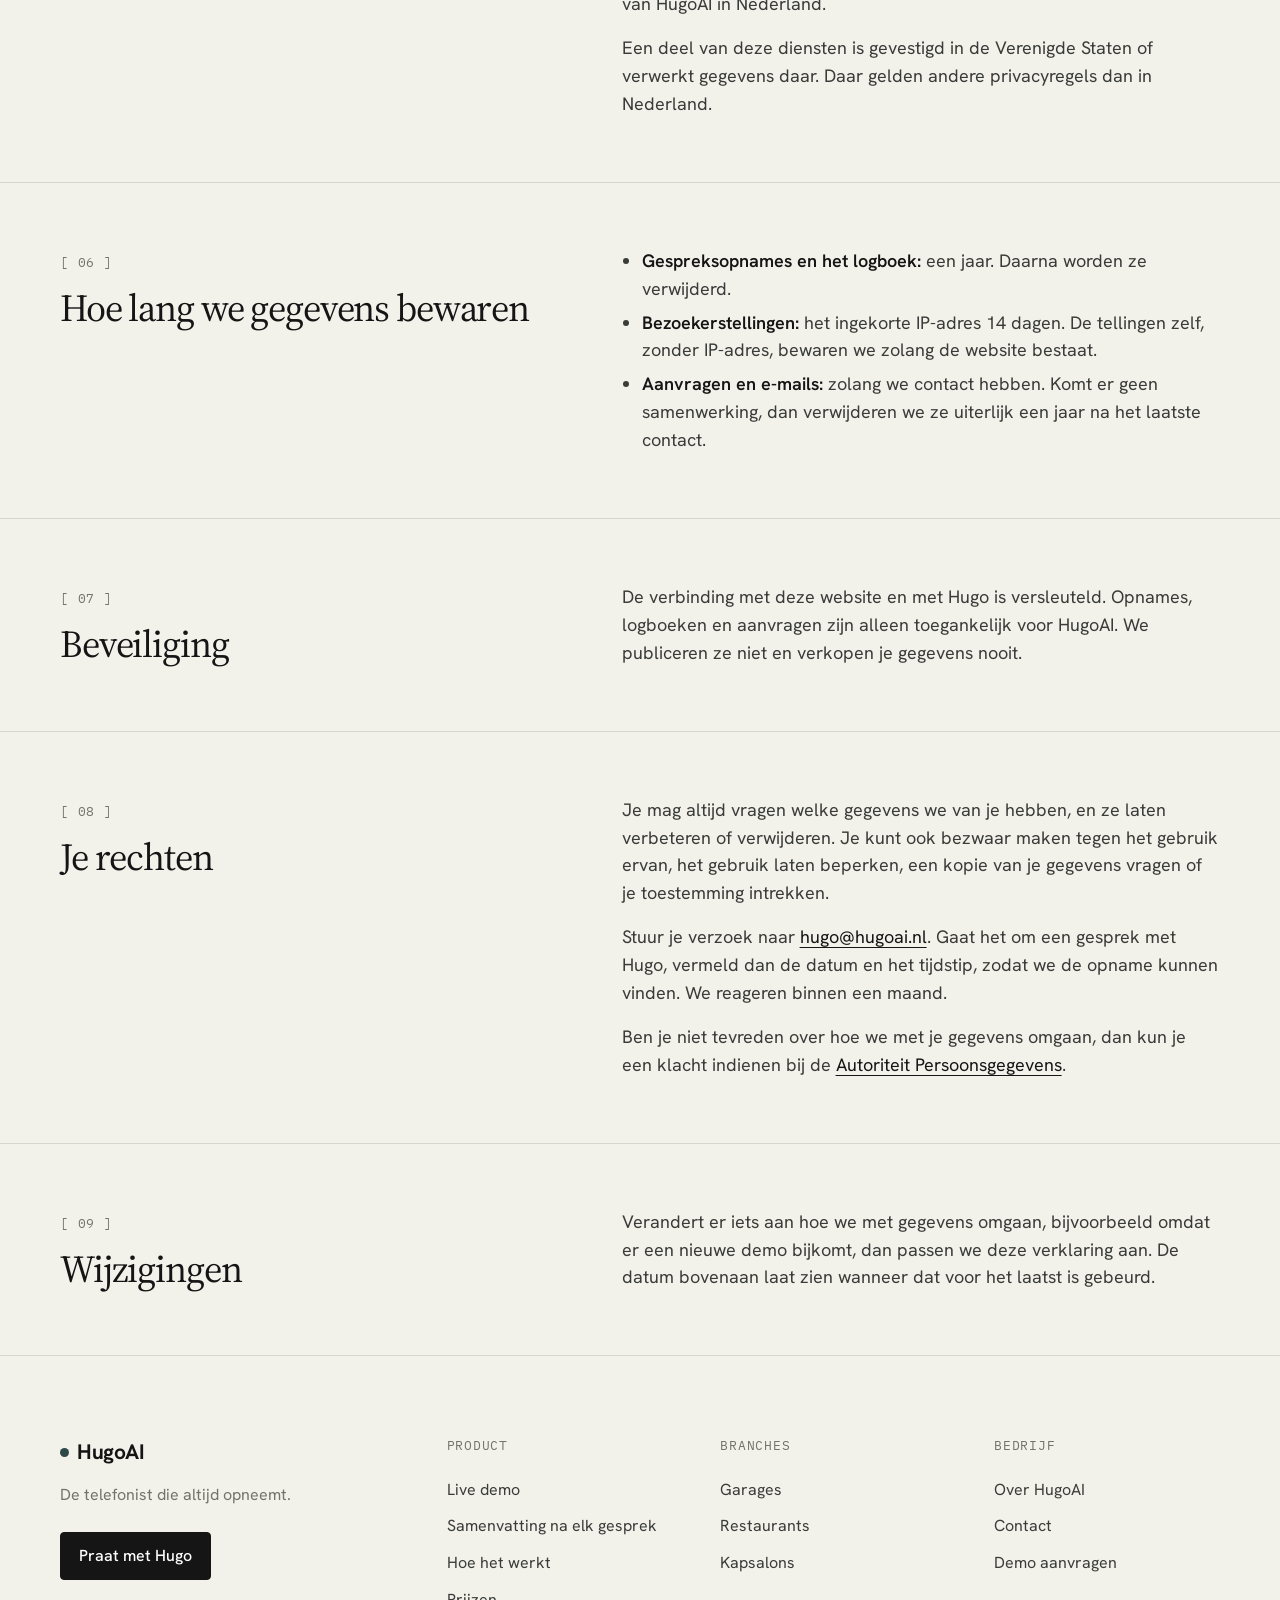
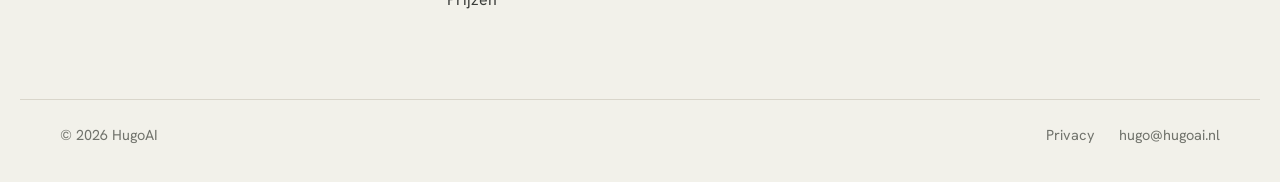
<file: privacy.html>
<!DOCTYPE html>
<html lang="nl">
<head>
<meta charset="UTF-8">
<meta name="viewport" content="width=device-width, initial-scale=1.0">
<title>Privacyverklaring — HugoAI</title>
<meta name="description" content="Wat HugoAI doet met je gegevens als je hugoai.nl bezoekt, met Hugo praat of een demo aanvraagt.">
<meta name="theme-color" content="#f2f1ea">
<link rel="canonical" href="https://www.hugoai.nl/privacy.html">
<link rel="icon" href="favicon.svg" type="image/svg+xml">
<link rel="icon" href="favicon-48.png" sizes="48x48" type="image/png">
<link rel="apple-touch-icon" href="apple-touch-icon.png">
<meta property="og:type" content="website">
<meta property="og:site_name" content="HugoAI">
<meta property="og:locale" content="nl_NL">
<meta property="og:url" content="https://www.hugoai.nl/privacy.html">
<meta property="og:title" content="Privacyverklaring — HugoAI">
<meta property="og:description" content="Wat HugoAI doet met je gegevens als je hugoai.nl bezoekt, met Hugo praat of een demo aanvraagt.">
<meta property="og:image" content="https://www.hugoai.nl/og-image.jpg">
<meta property="og:image:width" content="1200">
<meta property="og:image:height" content="630">
<meta property="og:image:alt" content="HugoAI — De telefonist die altijd opneemt.">
<meta name="twitter:card" content="summary_large_image">
<meta name="twitter:title" content="Privacyverklaring — HugoAI">
<meta name="twitter:description" content="Wat HugoAI doet met je gegevens als je hugoai.nl bezoekt, met Hugo praat of een demo aanvraagt.">
<meta name="twitter:image" content="https://www.hugoai.nl/og-image.jpg">
<link rel="preconnect" href="https://fonts.googleapis.com">
<link rel="preconnect" href="https://fonts.gstatic.com" crossorigin>
<link href="https://fonts.googleapis.com/css2?family=Source+Serif+4:ital,opsz,wght@0,8..60,300..600;1,8..60,300..500&family=Hanken+Grotesk:wght@400;500;600;700&family=IBM+Plex+Mono:wght@400;500&display=swap" rel="stylesheet">
<link rel="stylesheet" href="stijl.css">
<style>
.priv-hero{padding:110px 0 64px}
.priv-hero h1{font-size:clamp(44px,5.6vw,84px);line-height:1;letter-spacing:-.04em}
.priv-hero .lede{margin-top:28px;font-size:21px;line-height:1.45;color:var(--soft);max-width:640px}
.priv-hero .datum{margin-top:22px}
.blok{padding:64px 0;border-top:1px solid var(--line)}
.blok .wrap{display:grid;grid-template-columns:.9fr 1.1fr;gap:72px;align-items:start}
.blok h2{font-size:clamp(28px,3vw,38px);margin-top:14px}
.lopend{max-width:640px}
.lopend p,.lopend li{font-size:18px;color:var(--ink-2)}
.lopend p + p,.lopend p + ul,.lopend ul + p,.lopend p + dl,.lopend dl + p{margin-top:16px}
.lopend ul{padding-left:20px}
.lopend li + li{margin-top:6px}
.lopend a{color:var(--ink);text-underline-offset:4px}
.lopend strong{color:var(--ink);font-weight:600}
.diensten div{display:grid;grid-template-columns:190px 1fr;gap:16px;padding:12px 0;border-top:1px solid var(--line)}
.diensten div:last-child{border-bottom:1px solid var(--line)}
.diensten dt{font-weight:600;color:var(--ink)}
.diensten dd{color:var(--ink-2)}
@media (max-width:1060px){
  .blok .wrap{grid-template-columns:1fr;gap:20px}
}
@media (max-width:720px){
  .priv-hero{padding:56px 0 40px}
  .priv-hero .lede{font-size:18px}
  .blok{padding:48px 0}
  .lopend p,.lopend li{font-size:17px}
  .diensten div{grid-template-columns:1fr;gap:2px}
}
</style>
</head>
<body>

<header class="nav" id="nav">
  <div class="wrap">
    <a class="merk" href="index.html"><i></i>HugoAI</a>
    <nav class="nav-links" aria-label="Hoofdmenu">
      <a href="index.html#demo">Live demo</a>
      <a href="index.html#samenvatting">Wat je krijgt</a>
      <a href="index.html#zaken">Voor jouw zaak</a>
    </nav>
    <div class="nav-rechts">
      <a class="knop knop-rand" href="index.html#aanvragen">Demo aanvragen</a>
      <a class="knop" href="index.html#demo">Praat met Hugo</a>
    </div>
  </div>
</header>

<main id="top">

<div class="priv-hero">
  <div class="wrap">
    <span class="mono">[ Privacy ]</span>
    <h1 style="margin-top:22px">Privacyverklaring</h1>
    <p class="lede">Wat HugoAI doet met je gegevens als je deze website bezoekt, met Hugo praat of een demo aanvraagt.</p>
    <p class="mono datum">Laatst bijgewerkt op 10 november 2026</p>
  </div>
</div>

<section class="blok">
  <div class="wrap">
    <div><span class="mono">[ 01 ]</span><h2>Wie we zijn</h2></div>
    <div class="lopend">
      <p>HugoAI bouwt AI-telefonisten voor het Nederlandse mkb en is opgericht door Hugo Jonas. HugoAI is verantwoordelijk voor de persoonsgegevens die via hugoai.nl worden verwerkt.</p>
      <p>Vragen over je privacy stuur je naar <a href="mailto:hugo@hugoai.nl">hugo@hugoai.nl</a>.</p>
    </div>
  </div>
</section>

<section class="blok" id="gesprek">
  <div class="wrap">
    <div><span class="mono">[ 02 ]</span><h2>Een gesprek met Hugo</h2></div>
    <div class="lopend">
      <p>In de live demo praat je echt met Hugo, rechtstreeks vanuit je browser. Je browser vraagt daarvoor eerst toestemming om je microfoon te gebruiken.</p>
      <p>Van zo'n gesprek leggen we vast:</p>
      <ul>
        <li>een geluidsopname van het hele gesprek, met jouw stem en die van Hugo;</li>
        <li>een uitgeschreven tekst van wat er gezegd is, in het logboek van onze server;</li>
        <li>technische gegevens, zoals je IP-adres en het tijdstip van het gesprek.</li>
      </ul>
      <p>We gebruiken dit om de demo te laten werken en om Hugo te verbeteren. Door gesprekken terug te luisteren, horen we waar hij een vraag verkeerd verstond of beter had kunnen antwoorden.</p>
      <p>We doen dit op basis van je toestemming: je start het gesprek zelf, en bij de demo staat dat het wordt opgenomen. Je kunt op elk moment ophangen. Wil je dat je opname eerder wordt verwijderd, mail dan naar <a href="mailto:hugo@hugoai.nl">hugo@hugoai.nl</a>.</p>
      <p>Autobedrijf Lindehof, Restaurant Hazelhof en Kapsalon De Vlecht zijn verzonnen zaken. Je hoeft dus geen echte gegevens te geven, zoals je naam, telefoonnummer, kenteken of allergieën.</p>
    </div>
  </div>
</section>

<section class="blok">
  <div class="wrap">
    <div><span class="mono">[ 03 ]</span><h2>Een demo aanvragen of mailen</h2></div>
    <div class="lopend">
      <p>Vraag je via het formulier een demo aan, dan ontvangen we je naam, de naam van je zaak, je e-mailadres en, als je die invult, je website. Daarmee stellen we een demo samen met de gegevens van jouw zaak en sturen we je de link per e-mail. We gebruiken je gegevens ook om je vragen over HugoAI te beantwoorden.</p>
      <p>Dat doen we omdat je er zelf om vraagt: het zijn de stappen die nodig zijn voordat we eventueel samenwerken.</p>
      <p>Mail je ons rechtstreeks, dan bewaren we je bericht en je e-mailadres om je te kunnen antwoorden.</p>
    </div>
  </div>
</section>

<section class="blok">
  <div class="wrap">
    <div><span class="mono">[ 04 ]</span><h2>Deze website bezoeken</h2></div>
    <div class="lopend">
      <p>hugoai.nl gebruikt geen cookies en geen advertenties.</p>
      <p>We tellen wel hoeveel mensen de website bezoeken. Daarvoor stuurt je browser bij elk bezoek een seintje naar onze eigen server in Nederland, met de pagina die je bekijkt, de naam van de website waar je vandaan kwam (bijvoorbeeld google.com) en de breedte van je scherm. Je IP-adres slaan we daarbij alleen ingekort op, zodat het niet naar jou te herleiden is. We gebruiken dit alleen om te zien hoe vaak de website en de demo bezocht worden.</p>
      <p>Wel zijn er bij elk bezoek twee diensten betrokken die je IP-adres te zien krijgen:</p>
      <ul>
        <li>de hostingdienst, die de pagina's naar je browser stuurt;</li>
        <li>de lettertypendienst, waar je browser de lettertypen van deze website ophaalt.</li>
      </ul>
      <p>Dat is nodig om de website te kunnen tonen.</p>
    </div>
  </div>
</section>

<section class="blok">
  <div class="wrap">
    <div><span class="mono">[ 05 ]</span><h2>Diensten die we gebruiken</h2></div>
    <div class="lopend">
      <p>Voor de demo, het formulier en de website werken we met de volgende diensten. Ze krijgen alleen de gegevens die nodig zijn voor hun taak.</p>
      <dl class="diensten">
        <div><dt>Spraakdienst</dt><dd>Verstaat wat je zegt in de demo en spreekt Hugo's antwoorden uit.</dd></div>
        <div><dt>Taalmodel</dt><dd>Bedenkt aan de hand van de uitgeschreven tekst Hugo's antwoorden.</dd></div>
        <div><dt>Serverhosting</dt><dd>Het datacenter in Nederland waar de server van HugoAI staat. Daar lopen de gesprekken met Hugo en staan de opnames en het logboek.</dd></div>
        <div><dt>Formulierdienst</dt><dd>Verwerkt het aanvraagformulier en stuurt het per e-mail door.</dd></div>
        <div><dt>E-maildiensten</dt><dd>Ontvangen en bewaren aanvragen en e-mails, en sturen mail aan hugo@hugoai.nl door.</dd></div>
        <div><dt>Hosting en lettertypen</dt><dd>Tonen deze website.</dd></div>
      </dl>
      <p>Wil je weten welke bedrijven dit zijn? Mail naar <a href="mailto:hugo@hugoai.nl">hugo@hugoai.nl</a>.</p>
      <p>De opnames en het logboek van de gesprekken staan op de eigen server van HugoAI in Nederland.</p>
      <p>Een deel van deze diensten is gevestigd in de Verenigde Staten of verwerkt gegevens daar. Daar gelden andere privacyregels dan in Nederland.</p>
    </div>
  </div>
</section>

<section class="blok">
  <div class="wrap">
    <div><span class="mono">[ 06 ]</span><h2>Hoe lang we gegevens bewaren</h2></div>
    <div class="lopend">
      <ul>
        <li><strong>Gespreksopnames en het logboek:</strong> een jaar. Daarna worden ze verwijderd.</li>
        <li><strong>Bezoekerstellingen:</strong> het ingekorte IP-adres 14 dagen. De tellingen zelf, zonder IP-adres, bewaren we zolang de website bestaat.</li>
        <li><strong>Aanvragen en e-mails:</strong> zolang we contact hebben. Komt er geen samenwerking, dan verwijderen we ze uiterlijk een jaar na het laatste contact.</li>
      </ul>
    </div>
  </div>
</section>

<section class="blok">
  <div class="wrap">
    <div><span class="mono">[ 07 ]</span><h2>Beveiliging</h2></div>
    <div class="lopend">
      <p>De verbinding met deze website en met Hugo is versleuteld. Opnames, logboeken en aanvragen zijn alleen toegankelijk voor HugoAI. We publiceren ze niet en verkopen je gegevens nooit.</p>
    </div>
  </div>
</section>

<section class="blok">
  <div class="wrap">
    <div><span class="mono">[ 08 ]</span><h2>Je rechten</h2></div>
    <div class="lopend">
      <p>Je mag altijd vragen welke gegevens we van je hebben, en ze laten verbeteren of verwijderen. Je kunt ook bezwaar maken tegen het gebruik ervan, het gebruik laten beperken, een kopie van je gegevens vragen of je toestemming intrekken.</p>
      <p>Stuur je verzoek naar <a href="mailto:hugo@hugoai.nl">hugo@hugoai.nl</a>. Gaat het om een gesprek met Hugo, vermeld dan de datum en het tijdstip, zodat we de opname kunnen vinden. We reageren binnen een maand.</p>
      <p>Ben je niet tevreden over hoe we met je gegevens omgaan, dan kun je een klacht indienen bij de <a href="https://www.autoriteitpersoonsgegevens.nl" rel="noopener">Autoriteit Persoonsgegevens</a>.</p>
    </div>
  </div>
</section>

<section class="blok">
  <div class="wrap">
    <div><span class="mono">[ 09 ]</span><h2>Wijzigingen</h2></div>
    <div class="lopend">
      <p>Verandert er iets aan hoe we met gegevens omgaan, bijvoorbeeld omdat er een nieuwe demo bijkomt, dan passen we deze verklaring aan. De datum bovenaan laat zien wanneer dat voor het laatst is gebeurd.</p>
    </div>
  </div>
</section>

</main>

<footer class="voet">
  <div class="wrap voet-raster">
    <div class="voet-merk">
      <a class="merk" href="index.html"><i></i>HugoAI</a>
      <p>De telefonist die altijd opneemt.</p>
      <a class="knop" href="index.html#demo">Praat met Hugo</a>
    </div>
    <nav class="voet-kolom" aria-label="Product">
      <p class="mono">Product</p>
      <a href="index.html#demo">Live demo</a>
      <a href="index.html#samenvatting">Samenvatting na elk gesprek</a>
      <a href="over.html#werkwijze">Hoe het werkt</a>
      <a href="index.html#aanvragen">Prijzen</a>
    </nav>
    <nav class="voet-kolom" aria-label="Branches">
      <p class="mono">Branches</p>
      <a href="index.html#demo-garage">Garages</a>
      <a href="index.html#demo-restaurant">Restaurants</a>
      <a href="index.html#demo-kapsalon">Kapsalons</a>
    </nav>
    <nav class="voet-kolom" aria-label="Bedrijf">
      <p class="mono">Bedrijf</p>
      <a href="over.html">Over HugoAI</a>
      <a href="mailto:hugo@hugoai.nl">Contact</a>
      <a href="index.html#aanvragen">Demo aanvragen</a>
    </nav>
  </div>
  <div class="wrap voet-onder">
    <span>© <span id="jaar">2026</span> HugoAI</span>
    <span class="voet-links"><a href="privacy.html">Privacy</a><a href="mailto:hugo@hugoai.nl">hugo@hugoai.nl</a></span>
  </div>
</footer>

<script>
(function(){
  var nav = document.getElementById("nav");
  addEventListener("scroll", function () { nav.classList.toggle("rand", scrollY > 8); }, { passive: true });
  document.getElementById("jaar").textContent = new Date().getFullYear();
})();
</script>
<script>
/* Bezoek tellen zonder cookies: een seintje naar onze eigen server in Nederland (zie privacy.html, blok 04). */
(function () {
  try {
    if (!/^(www\.)?hugoai\.nl$/.test(location.hostname)) return;
    /* Hugo's eigen apparaten tellen niet mee: één keer ?niet-tellen openen (terugdraaien met ?wel-tellen). */
    try {
      if (/[?&]niet-tellen\b/.test(location.search)) {
        localStorage.setItem("hugoai-niet-tellen", "1");
        alert("Dit apparaat telt vanaf nu niet meer mee in het overzicht.");
      } else if (/[?&]wel-tellen\b/.test(location.search)) {
        localStorage.removeItem("hugoai-niet-tellen");
        alert("Dit apparaat telt weer mee in het overzicht.");
      }
      if (localStorage.getItem("hugoai-niet-tellen")) return;
    } catch (e) {}
    var bron = "";
    try { bron = document.referrer ? new URL(document.referrer).hostname : ""; } catch (e) {}
    var u = "https://demo.hugoai.nl/tel?h=" + encodeURIComponent(location.hostname) +
      "&p=" + encodeURIComponent(location.pathname + location.hash) +
      "&r=" + encodeURIComponent(bron) + "&w=" + (screen.width || 0);
    if (navigator.sendBeacon) navigator.sendBeacon(u); else new Image().src = u;
  } catch (e) {}
})();
</script>
</body>
</html>
</file>
<file: stijl.css>
:root{
  --bg:#f2f1ea;
  --bg-2:#e8e6dd;
  --card:#fbfaf6;
  --ink:#141514;
  --ink-2:#3a3c39;
  --soft:#71736c;
  --line:#d9d6cb;
  --petrol:#2e4a48;
  --petrol-licht:#9fbab4;
  --nacht:#1b1c1b;
  --rood:#d9473b;
  --wrap:1240px;
}
*{margin:0;padding:0;box-sizing:border-box}
html{scroll-padding-top:80px}
body{font-family:'Hanken Grotesk',system-ui,sans-serif;background:var(--bg);color:var(--ink-2);font-size:18px;line-height:1.55;-webkit-font-smoothing:antialiased}
a{color:inherit}
img{display:block;max-width:100%}
.wrap{max-width:var(--wrap);margin:0 auto;padding:0 40px}
.serif{font-family:'Source Serif 4',Georgia,serif}
h1,h2,h3{font-family:'Source Serif 4',Georgia,serif;font-weight:400;color:var(--ink);letter-spacing:-.03em;line-height:1.04}
.mono{font-family:'IBM Plex Mono',ui-monospace,monospace;font-size:12.5px;letter-spacing:.06em;text-transform:uppercase;color:var(--soft)}

/* knoppen */
.knop{display:inline-flex;align-items:center;gap:9px;font:inherit;font-size:16px;font-weight:500;text-decoration:none;cursor:pointer;
  padding:11px 18px;border-radius:4px;border:1px solid var(--ink);background:var(--ink);color:#fff;transition:background .15s,color .15s}
.knop:hover{background:#2c2e2c}
.knop-rand{background:transparent;color:var(--ink)}
.knop-rand:hover{background:var(--ink);color:#fff}
.knop svg{width:16px;height:16px;fill:none;stroke:currentColor;stroke-width:2;stroke-linecap:round;stroke-linejoin:round}

/* navigatie */
.nav{position:sticky;top:0;z-index:40;background:rgba(242,241,234,.88);backdrop-filter:saturate(1.2) blur(10px);-webkit-backdrop-filter:saturate(1.2) blur(10px);border-bottom:1px solid transparent;transition:border-color .2s}
.nav.rand{border-color:var(--line)}
.nav .wrap{display:flex;align-items:center;height:72px;gap:36px}
.merk{font-weight:700;font-size:21px;letter-spacing:-.02em;text-decoration:none;color:var(--ink);display:flex;align-items:center;gap:8px}
.merk i{width:9px;height:9px;border-radius:50%;background:var(--petrol)}
.nav-links{display:flex;gap:28px;font-size:16px}
.nav-links a{text-decoration:none;color:var(--ink-2)}
.nav-links a:hover{color:var(--ink)}
.nav-rechts{margin-left:auto;display:flex;gap:10px}

/* hero */
.hero{position:relative;overflow:hidden;min-height:min(760px,calc(100vh - 72px))}
.hero-beeld{position:absolute;top:0;right:0;height:100%;width:56%;max-width:none;object-fit:cover;object-position:86% 50%;
  -webkit-mask-image:linear-gradient(to right,transparent 0,#000 26%),linear-gradient(to top,transparent 0,#000 14%);
  -webkit-mask-composite:source-in;mask-image:linear-gradient(to right,transparent 0,#000 26%),linear-gradient(to top,transparent 0,#000 14%);mask-composite:intersect}
.hero .wrap{position:relative;padding-top:96px;padding-bottom:110px}
.hero-tekst{max-width:min(600px,41vw)}
.hero h1{font-size:clamp(46px,5.6vw,90px);line-height:.98;letter-spacing:-.04em}
.hero-sub{margin-top:28px;font-size:21px;line-height:1.45;color:var(--soft);max-width:520px}
.hero-sub b{color:var(--ink);font-weight:600}
.hero-knoppen{display:flex;flex-wrap:wrap;gap:10px;margin-top:34px}
.vink{display:flex;align-items:center;gap:9px;margin-top:20px;font-size:15px;color:var(--ink-2)}
.vink svg{width:17px;height:17px;flex-shrink:0}

/* secties */
section{padding:120px 0}
.kop{max-width:720px}
.kop h2{font-size:clamp(36px,4.2vw,56px)}
.kop p{margin-top:20px;font-size:20px;color:var(--soft);max-width:600px}
.kop .mono{display:block;margin-bottom:22px}

/* podium: product op het kunstbeeld */
.podium{position:relative;border-radius:6px;overflow:hidden;background:var(--bg-2);isolation:isolate}
.podium > img{position:absolute;inset:0;width:100%;height:100%;object-fit:cover;z-index:-1}
.podium-label{position:absolute;left:16px;top:14px;background:rgba(251,250,246,.88);padding:5px 9px;border-radius:3px;font-size:11px}

/* live demo */
.demo{background:var(--card);border-top:1px solid var(--line);border-bottom:1px solid var(--line)}
.demo-raster{display:grid;grid-template-columns:.9fr 1.1fr;gap:72px;align-items:center}
.kies{margin-top:34px;border-top:1px solid var(--line)}
.keuze{position:relative;display:flex;align-items:baseline;justify-content:space-between;gap:16px;width:100%;background:none;border:0;border-bottom:1px solid var(--line);padding:14px 0 14px 20px;cursor:pointer;text-align:left;font:inherit}
.keuze::before{content:"";position:absolute;left:0;top:50%;width:7px;height:7px;margin-top:-3px;background:var(--line);transition:background .2s}
.keuze span{font-family:'Source Serif 4',serif;font-size:22px;letter-spacing:-.01em;color:var(--soft);transition:color .2s}
.keuze small{font-size:14px;color:var(--soft);text-align:right}
.keuze:hover span,.keuze.actief span{color:var(--ink)}
.keuze.actief::before{background:var(--petrol)}
.kop .probeer-zin{margin-top:24px;font-size:16px;color:var(--soft)}
.kop .probeer-zin .mono{display:inline;margin:0 10px 0 0}
.probeer-zin em{font-family:'Source Serif 4',serif;font-style:italic;font-size:21px;color:var(--ink)}
.kop .verzonnen{font-size:13.5px;color:var(--soft);margin-top:8px}
.verzonnen a{color:inherit;text-underline-offset:3px}
.demo .podium{height:640px;background-color:#ecebe5;background-image:
  radial-gradient(70% 50% at 50% -6%,#fff 0%,rgba(255,255,255,0) 60%),
  radial-gradient(80% 55% at 50% 106%,#dbe6e0 0%,rgba(219,230,224,0) 62%)}

.tel{--inkt:#16191a;--zacht:#6f7a78;--flauw:#9aa5a2;--groen:#2f9e6f;
  position:absolute;left:50%;top:26px;width:284px;height:588px;margin-left:-142px;border-radius:50px;padding:11px;
  font-family:-apple-system,BlinkMacSystemFont,'Inter','Segoe UI',system-ui,sans-serif;color:var(--inkt);
  background:linear-gradient(158deg,#4a4f4e 0%,#15181a 18%,#1b1f21 50%,#0c0e10 82%,#3c4241 100%);
  box-shadow:0 0 0 1.5px rgba(255,255,255,.16),0 2px 3px rgba(0,0,0,.3),0 30px 60px -28px rgba(16,20,22,.55)}
.tel::before{content:'';position:absolute;inset:0;border-radius:50px;pointer-events:none;z-index:20;
  background:linear-gradient(125deg,rgba(255,255,255,.3) 0%,rgba(255,255,255,0) 22%,rgba(255,255,255,0) 74%,rgba(255,255,255,.18) 100%)}
.tel-zij{position:absolute;width:3px;border-radius:4px;background:linear-gradient(90deg,#0e1112,#43494a)}
.tel-zij.a{left:-3px;top:100px;height:30px}
.tel-zij.b{left:-3px;top:150px;height:54px}
.tel-zij.c{left:-3px;top:214px;height:54px}
.tel-zij.d{right:-3px;top:166px;height:86px;background:linear-gradient(270deg,#0e1112,#43494a)}
.tel-scherm{position:relative;width:100%;height:100%;border-radius:40px;overflow:hidden;display:flex;flex-direction:column;
  background:radial-gradient(110% 60% at 78% 2%,#fefaf6 0%,rgba(254,250,246,0) 56%),
    linear-gradient(178deg,#fbf8f4 0%,#f2efe9 30%,#e6ede8 62%,#d3e4d9 88%,#c3dbcc 100%)}
.tel-eiland{position:absolute;top:11px;left:50%;transform:translateX(-50%);width:80px;height:24px;border-radius:14px;background:#08090a;z-index:9}
.tel-balk{display:flex;align-items:center;justify-content:space-between;padding:15px 24px 0;font-size:12px;font-weight:600;line-height:1.55}
.tel-rechts{display:flex;align-items:center;gap:5px}
.tel-staaf{display:flex;align-items:flex-end;gap:1.5px;height:9px}
.tel-staaf i{width:2.4px;background:var(--inkt);border-radius:1px}
.tel-staaf i:nth-child(1){height:3.5px}
.tel-staaf i:nth-child(2){height:5px}
.tel-staaf i:nth-child(3){height:7px}
.tel-staaf i:nth-child(4){height:9px}
.tel-accu{width:20px;height:10px;border:1.3px solid var(--inkt);border-radius:3px;position:relative;opacity:.88}
.tel-accu::after{content:'';position:absolute;inset:1.3px;width:70%;background:var(--inkt);border-radius:1.2px}
.tel-lock{flex:1;display:flex;flex-direction:column;align-items:center;padding:0 22px 16px;text-align:center;min-height:0}
.tel-klok{margin-top:30px;line-height:1}
.tel-dag{font-size:13.5px;font-weight:500;color:var(--zacht)}
.tel-uur{font-size:56px;font-weight:250;letter-spacing:-.035em;margin-top:4px;font-variant-numeric:tabular-nums}
.tel-onder{margin-top:auto;width:100%}
.tel-melding{font-size:13px;line-height:1.5;color:#a2463f;background:rgba(224,72,63,.09);border:1px solid rgba(224,72,63,.18);border-radius:16px;padding:12px 14px;margin-bottom:12px}
.tel-melding:empty{display:none}
.tel-spoor{position:relative;height:60px;border-radius:999px;background:rgba(255,255,255,.5);border:1px solid rgba(22,25,26,.06);
  box-shadow:inset 0 1px 3px rgba(22,25,26,.07),0 1px 0 rgba(255,255,255,.6);overflow:hidden;touch-action:none;cursor:pointer}
.tel-hint{position:absolute;inset:0;display:flex;align-items:center;justify-content:center;padding-left:30px;font-size:13.5px;font-weight:500;pointer-events:none;
  background:linear-gradient(100deg,var(--flauw) 0%,var(--flauw) 38%,var(--inkt) 50%,var(--flauw) 62%,var(--flauw) 100%);background-size:260% 100%;
  -webkit-background-clip:text;background-clip:text;-webkit-text-fill-color:transparent;animation:glans 2.6s linear infinite}
@keyframes glans{0%{background-position:130% 0}100%{background-position:-130% 0}}
.tel-greep{position:absolute;top:4px;left:4px;width:50px;height:50px;border-radius:50%;border:0;padding:0;background:linear-gradient(150deg,#fff,#f1f4f2);
  box-shadow:0 5px 14px -4px rgba(22,25,26,.34),inset 0 0 0 1px rgba(255,255,255,.9);display:grid;place-items:center;cursor:grab;touch-action:none}
.tel-greep:active{cursor:grabbing}
.tel-greep svg{width:21px;height:21px;fill:var(--groen)}
.tel-greep.los{transition:left .28s cubic-bezier(.22,1,.36,1)}
.tel-op{display:none;flex-direction:column;align-items:center;gap:8px}
.tel-rood{width:62px;height:62px;border-radius:50%;border:0;cursor:pointer;background:linear-gradient(150deg,#ec5a50,#cf3a31);display:grid;place-items:center;
  box-shadow:0 12px 26px -9px rgba(207,58,49,.8),inset 0 0 0 1px rgba(255,255,255,.18)}
.tel-rood svg{width:25px;height:25px;fill:#fff;transform:rotate(134deg)}
.tel-op span{font-size:11.5px;color:var(--zacht);font-weight:500}
.tel-noot{font-size:10px;color:var(--flauw);line-height:1.5;margin-top:14px}
.tel-streep{width:104px;height:4px;border-radius:3px;background:rgba(22,25,26,.24);margin:12px auto 0}
.verbinden .tel-spoor,.aan .tel-spoor,.klaar .tel-spoor{display:none}
.verbinden .tel-op,.aan .tel-op{display:flex}
.klaar .tel-op{display:flex;visibility:hidden}

/* samenvatting */
.samen-raster{display:grid;grid-template-columns:1fr 1fr;gap:72px;align-items:center}
.punten{margin-top:40px;display:grid;grid-template-columns:1fr 1fr;gap:28px 32px}
.punt{border-top:1px solid var(--line);padding-top:16px}
.punt h3{font-family:'Hanken Grotesk',sans-serif;font-weight:600;font-size:17px;letter-spacing:0;color:var(--ink);display:flex;align-items:center;gap:10px}
.punt h3::before{content:"";width:7px;height:7px;background:var(--petrol)}
.punt p{font-size:16px;color:var(--soft);margin-top:6px}
.samen .podium{height:600px;display:grid;place-items:center}
.samen .podium{background:#e4d8c2 url(vlak-zand.png) center/cover no-repeat}
.brief{width:min(420px,86%);background:var(--card);border-radius:10px;box-shadow:0 30px 70px rgba(30,40,38,.22),0 2px 8px rgba(30,40,38,.1);overflow:hidden}
.brief-kop{padding:18px 22px;border-bottom:1px solid var(--line);display:flex;align-items:center;gap:12px}
.brief-kop i{width:34px;height:34px;border-radius:50%;background:var(--ink);color:#fff;display:grid;place-items:center;font-style:normal;font-weight:700;font-size:15px}
.brief-kop strong{display:block;color:var(--ink);font-size:15.5px}
.brief-kop small{font-size:13px;color:var(--soft)}
.brief-kop .mono{margin-left:auto;font-size:11px}
.brief dl{padding:8px 22px 18px}
.brief dl div{display:grid;grid-template-columns:110px 1fr;gap:12px;padding:11px 0;border-bottom:1px solid #ebe8df;font-size:15px}
.brief dl div:last-child{border:0}
.brief dt{color:var(--soft)}
.brief dd{color:var(--ink)}
.brief dd.let{color:var(--petrol);font-weight:600}

/* zaken */
.zaken{border-top:1px solid var(--line)}
.zaken-rij{margin-top:56px;display:grid;grid-template-columns:repeat(3,1fr);gap:32px}
.zaak{border-top:1px solid var(--ink);padding-top:18px}
.zaak q{display:block;margin-top:18px;font-family:'Source Serif 4',serif;font-style:italic;font-size:25px;line-height:1.22;color:var(--ink);quotes:"“" "”"}
.zaak p{margin-top:14px;font-size:15.5px;color:var(--soft)}
.bel-zaak{display:inline-block;margin-top:14px;font-size:15px;font-weight:500;color:var(--ink);text-underline-offset:4px;cursor:pointer}

/* aanvragen */
.aanvraag-raster{display:grid;grid-template-columns:1fr 1fr;gap:72px;align-items:start}
.form{background:var(--card);border:1px solid var(--line);border-radius:6px;padding:32px}
.veld{margin-bottom:16px}
.veld label{display:block;font-size:14px;font-weight:600;color:var(--ink);margin-bottom:6px}
.veld label small{font-weight:400;color:var(--soft)}
.veld input{width:100%;font:inherit;font-size:16px;color:var(--ink);padding:12px 14px;border:1px solid var(--line);border-radius:4px;background:#fff;transition:border-color .15s}
.veld input:focus{outline:none;border-color:var(--ink)}
.form .knop{width:100%;justify-content:center;margin-top:6px;padding:13px 18px}
.form .knop:disabled{opacity:.6}
.form-noot{font-size:13.5px;color:var(--soft);margin-top:14px}
.form-status{font-size:15px;font-weight:600;margin-top:12px}
.form-status:empty{display:none}
.form-status.ok{color:#2f6b45}
.form-status.err{color:#b23b2e}
.hp{position:absolute;left:-9999px;width:1px;height:1px;overflow:hidden}

.voet{border-top:1px solid var(--line);padding-top:80px}
.voet-raster{display:grid;grid-template-columns:1.5fr repeat(3,1fr);gap:48px}
.voet-merk p{margin:14px 0 24px;color:var(--soft);font-size:16px}
.voet-kolom .mono{margin-bottom:16px}
.voet-kolom a{display:block;width:fit-content;padding:6px 0;font-size:16px;color:var(--ink-2);text-decoration:none}
.voet-kolom a:hover{color:var(--ink);text-decoration:underline;text-underline-offset:4px}
.voet-onder{display:flex;justify-content:space-between;flex-wrap:wrap;gap:12px;margin-top:80px;padding-top:24px;padding-bottom:36px;border-top:1px solid var(--line);font-size:14.5px;color:var(--soft)}
.voet-onder a{color:var(--soft);text-decoration:none}
.voet-onder a:hover{color:var(--ink)}
.voet-links{display:flex;gap:24px;flex-wrap:wrap}

/* rustig inschuiven */
.in{opacity:0;transform:translateY(14px);transition:opacity .8s ease,transform .8s ease}
.in.zien{opacity:1;transform:none}

@media (max-width:1060px){
  .demo-raster,.samen-raster,.aanvraag-raster{grid-template-columns:1fr;gap:48px}
  .nav-links{display:none}
  .voet-raster{grid-template-columns:repeat(3,1fr)}
  .voet-merk{grid-column:1/-1}
}
@media (max-width:720px){
  body{font-size:17px}
  .wrap{padding:0 20px}
  .nav .wrap{height:64px}
  .nav-rechts .knop-rand{display:none}
  .hero{min-height:0;display:flex;flex-direction:column}
  .hero .wrap{order:1;width:100%}
  .hero .wrap{padding-top:48px;padding-bottom:0}
  .hero-beeld{order:2;position:relative;height:300px;width:100%;object-fit:cover;object-position:78% 50%;margin-top:28px;
    -webkit-mask-image:linear-gradient(to bottom,transparent 0,#000 22%);mask-image:linear-gradient(to bottom,transparent 0,#000 22%)}
  .hero-sub{font-size:18px}
  .hero-tekst{max-width:none}
  section{padding:80px 0}
  .samen .podium{height:auto;padding:56px 16px}
  .punten{grid-template-columns:1fr}
  .zaken-rij{grid-template-columns:1fr}
  .form{padding:22px}
  .voet{padding-top:56px}
  .voet-merk{grid-column:1/-1}
  .voet-onder{margin-top:48px}
}
@media (prefers-reduced-motion:reduce){
  html{scroll-behavior:auto}
  .in{opacity:1;transform:none;transition:none}
  .tel-hint{animation:none}
}
</file>
